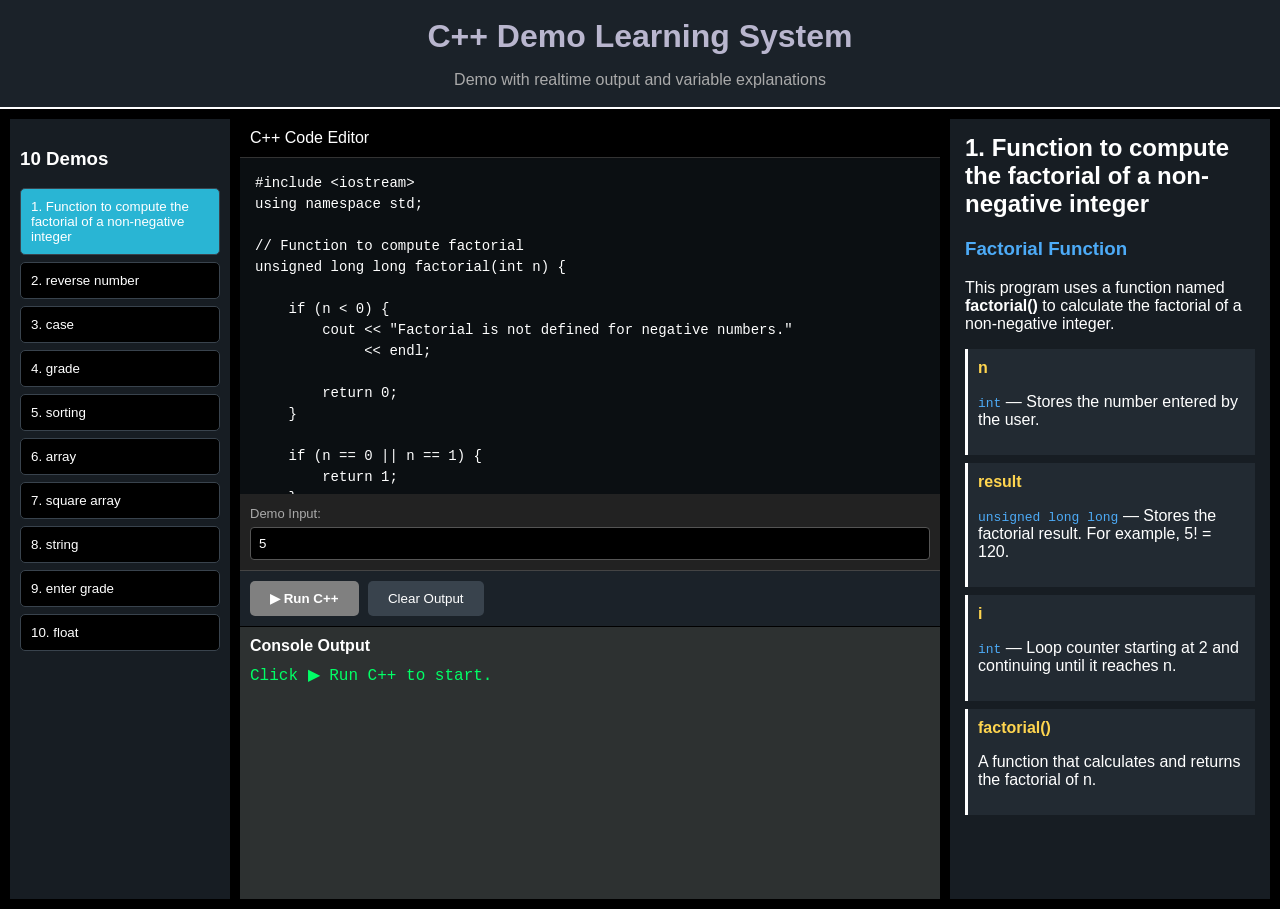
<file: demo.html>
<!DOCTYPE html>
<html lang="en">

<head>
<meta charset="UTF-8">
<meta name="viewport" content="width=device-width, initial-scale=1.0">

<title>C++ Demo</title>

<style>

* {
    box-sizing: border-box;
}

body {
    margin: 0;
    background: #000;
    color: white;
    font-family: Arial, sans-serif;
}

/* HEADER */

header {
    background: #1b2229;
    padding: 18px;
    text-align: center;
    border-bottom: 2px solid white;
}

header h1 {
    margin: 0;
    color: #b9b6ce;
}

header p {
    color: #aaa;
    margin-bottom: 0;
}

/* MAIN CONTAINER */

.container {
    display: grid;
    grid-template-columns: 220px 1fr 320px;
    gap: 10px;
    padding: 10px;
    height: calc(100vh - 100px);
}

/* DEMO MENU */

.demos {
    background: #171d23;
    padding: 10px;
    overflow-y: auto;
}

.demos h3 {
    color: white;
}

.demo-btn {
    width: 100%;
    margin-bottom: 7px;
    padding: 10px;
    background: #000;
    color: white;
    border: 1px solid #39434d;
    border-radius: 5px;
    cursor: pointer;
    text-align: left;
}

.demo-btn:hover {
    background: #29b5d4;
}

.demo-btn.active {
    background: #29b5d4;
}

/* EDITOR */

.editor {
    display: flex;
    flex-direction: column;
    min-width: 0;
}

.editor-title {
    background: #000;
    padding: 10px;
    color: white;
    border-bottom: 1px solid #333;
}

textarea {
    flex: 1;
    width: 100%;
    resize: none;
    border: none;
    outline: none;
    padding: 15px;
    background: #0b0f12;
    color: white;
    font-family: Consolas, monospace;
    font-size: 14px;
    line-height: 1.5;
}

/* BUTTONS */

.buttons {
    background: #1b2229;
    padding: 10px;
}

button {
    font-family: Arial, sans-serif;
}

.run {
    background: gray;
    color: white;
    border: none;
    padding: 10px 20px;
    border-radius: 5px;
    cursor: pointer;
    font-weight: bold;
}

.run:hover {
    background: white;
    color: black;
}

.clear {
    background: #39434d;
    color: white;
    border: none;
    padding: 10px 20px;
    border-radius: 5px;
    cursor: pointer;
    margin-left: 5px;
}

.clear:hover {
    background: #555;
}

/* OUTPUT */

.output-box {
    height: 35%;
    background: #2d3131;
    border-top: 1px solid #000;
    padding: 10px;
    overflow-y: auto;
}

.output-title {
    color: white;
    margin-bottom: 10px;
    font-weight: bold;
}

#output {
    color: #00ff66;
    font-family: Consolas, monospace;
    white-space: pre-wrap;
}

/* EXPLANATION */

.info {
    background: #171d23;
    padding: 15px;
    overflow-y: auto;
}

.info h2 {
    color: white;
    margin-top: 0;
}

.info h3 {
    color: #4dabf7;
}

.variable {
    background: #222a32;
    border-left: 3px solid white;
    padding: 10px;
    margin-bottom: 8px;
}

.variable strong {
    color: #ffd54f;
}

.type {
    color: #4dabf7;
    font-family: monospace;
}

/* INPUT */

.input-area {
    background: #222;
    padding: 10px;
    border-bottom: 1px solid #444;
}

.input-area label {
    color: #aaa;
    font-size: 13px;
}

.input-area input {
    width: 100%;
    margin-top: 5px;
    padding: 8px;
    background: #000;
    border: 1px solid #555;
    color: white;
    border-radius: 4px;
}

/* RESPONSIVE */

@media (max-width: 900px) {

    .container {
        grid-template-columns: 1fr;
        height: auto;
    }

    .demos {
        display: grid;
        grid-template-columns: repeat(2, 1fr);
        gap: 5px;
    }

    .demo-btn {
        margin: 0;
    }

    textarea {
        height: 400px;
    }

    .output-box {
        height: 250px;
    }

}

</style>
</head>


<body>

<header>

    <h1>C++ Demo Learning System</h1>

    <p>
        Demo with realtime output and variable explanations
    </p>

</header>


<div class="container">


<!-- =========================================
     DEMO MENU
========================================= -->

<aside class="demos">

    <h3>10 Demos</h3>

    <button class="demo-btn" onclick="loadDemo(0)">
        1. Function to compute the factorial of a non-negative integer
    </button>

    <button class="demo-btn" onclick="loadDemo(1)">
        2. reverse number
    </button>

    <button class="demo-btn" onclick="loadDemo(2)">
        3. case
    </button>

    <button class="demo-btn" onclick="loadDemo(3)">
        4. grade
    </button>

    <button class="demo-btn" onclick="loadDemo(4)">
        5. sorting
    </button>

    <button class="demo-btn" onclick="loadDemo(5)">
        6. array
    </button>

    <button class="demo-btn" onclick="loadDemo(6)">
        7. square array
    </button>

    <button class="demo-btn" onclick="loadDemo(7)">
        8. string
    </button>

    <button class="demo-btn" onclick="loadDemo(8)">
        9. enter grade
    </button>

    <button class="demo-btn" onclick="loadDemo(9)">
        10. float
    </button>

</aside>


<!-- =========================================
     EDITOR
========================================= -->

<main class="editor">

    <div class="editor-title">
        C++ Code Editor
    </div>

    <textarea id="code"></textarea>


    <!-- INPUT -->

    <div class="input-area">

        <label>
            Demo Input:
        </label>

        <input
            type="text"
            id="userInput"
            value="5"
        >

    </div>


    <div class="buttons">

        <button class="run" onclick="runCode()">
            ▶ Run C++
        </button>

        <button class="clear" onclick="clearOutput()">
            Clear Output
        </button>

    </div>


    <!-- OUTPUT -->

    <div class="output-box">

        <div class="output-title">
            Console Output
        </div>

        <div id="output">
            Select a demo and click Run C++.
        </div>

    </div>

</main>


<!-- =========================================
     EXPLANATION
========================================= -->

<aside class="info">

    <h2 id="infoTitle">
        C++ Explanation
    </h2>

    <div id="explanation">
        Select a demo to see its explanation.
    </div>

</aside>

</div>


<script>

/*
==================================================
10 DEMOS
==================================================
*/

const demos = [

/* =================================================
   1. FACTORIAL
================================================= */

{
    title:
    "1. Function to compute the factorial of a non-negative integer",

    code:
`#include <iostream>
using namespace std;

// Function to compute factorial
unsigned long long factorial(int n) {

    if (n < 0) {
        cout << "Factorial is not defined for negative numbers."
             << endl;

        return 0;
    }

    if (n == 0 || n == 1) {
        return 1;
    }

    unsigned long long result = 1;

    for (int i = 2; i <= n; ++i) {
        result *= i;
    }

    return result;
}

int main() {

    int n;

    cout << "Input n for factorial function: ";
    cin >> n;

    unsigned long long result = factorial(n);

    if (n >= 0) {
        cout << "The factorial of integer "
             << n
             << " is: "
             << result
             << endl;
    }

    return 0;
}`,

    explanation:
`
<h3>Factorial Function</h3>

<p>
This program uses a function named
<b>factorial()</b> to calculate the factorial
of a non-negative integer.
</p>

<div class="variable">
<strong>n</strong>
<p>
<span class="type">int</span> —
Stores the number entered by the user.
</p>
</div>

<div class="variable">
<strong>result</strong>
<p>
<span class="type">unsigned long long</span> —
Stores the factorial result.
For example, 5! = 120.
</p>
</div>

<div class="variable">
<strong>i</strong>
<p>
<span class="type">int</span> —
Loop counter starting at 2 and continuing
until it reaches n.
</p>
</div>

<div class="variable">
<strong>factorial()</strong>
<p>
A function that calculates and returns
the factorial of n.
</p>
</div>
`
},


/* =================================================
   2. REVERSE NUMBER
================================================= */

{
    title: "2. reverse number",

    code:
`#include <iostream>
using namespace std;

int main() {

    int number;
    int reverse = 0;
    int remainder;

    cout << "Enter a number: ";
    cin >> number;

    while (number != 0) {

        remainder = number % 10;

        reverse = reverse * 10 + remainder;

        number = number / 10;
    }

    cout << "Reverse number: "
         << reverse
         << endl;

    return 0;
}`,

    explanation:
`
<h3>Reverse Number</h3>

<p>
This program reverses the digits of an integer.
For example, 12345 becomes 54321.
</p>

<div class="variable">
<strong>number</strong>
<p>
<span class="type">int</span> —
Stores the number entered by the user.
</p>
</div>

<div class="variable">
<strong>reverse</strong>
<p>
<span class="type">int</span> —
Stores the reversed number.
It starts at 0.
</p>
</div>

<div class="variable">
<strong>remainder</strong>
<p>
<span class="type">int</span> —
Stores the last digit of the number
using the modulo operator (%).
</p>
</div>
`
},


/* =================================================
   3. CASE
================================================= */

{
    title: "3. case",

    code:
`#include <iostream>
using namespace std;

int main() {

    int choice;

    cout << "Enter a number from 1 to 3: ";
    cin >> choice;

    switch (choice) {

        case 1:
            cout << "You selected ONE." << endl;
            break;

        case 2:
            cout << "You selected TWO." << endl;
            break;

        case 3:
            cout << "You selected THREE." << endl;
            break;

        default:
            cout << "Invalid choice." << endl;
    }

    return 0;
}`,

    explanation:
`
<h3>Switch Case</h3>

<p>
The switch statement allows the program to
choose different actions based on a value.
</p>

<div class="variable">
<strong>choice</strong>
<p>
<span class="type">int</span> —
Stores the number selected by the user.
</p>
</div>

<div class="variable">
<strong>case</strong>
<p>
Checks a specific value of the choice variable.
</p>
</div>

<div class="variable">
<strong>default</strong>
<p>
Runs when none of the cases match.
</p>
</div>
`
},


/* =================================================
   4. GRADE
================================================= */

{
    title: "4. grade",

    code:
`#include <iostream>
using namespace std;

int main() {

    int score;

    cout << "Enter score: ";
    cin >> score;

    if (score >= 90) {
        cout << "Grade: A" << endl;
    }
    else if (score >= 80) {
        cout << "Grade: B" << endl;
    }
    else if (score >= 70) {
        cout << "Grade: C" << endl;
    }
    else if (score >= 60) {
        cout << "Grade: D" << endl;
    }
    else {
        cout << "Grade: F" << endl;
    }

    return 0;
}`,

    explanation:
`
<h3>Grade</h3>

<p>
This program determines a letter grade
based on a student's score.
</p>

<div class="variable">
<strong>score</strong>
<p>
<span class="type">int</span> —
Stores the student's numerical score.
</p>
</div>

<div class="variable">
<strong>if</strong>
<p>
Checks whether the score meets a condition.
</p>
</div>

<div class="variable">
<strong>else if</strong>
<p>
Checks another condition when the previous
condition was false.
</p>
</div>

<div class="variable">
<strong>else</strong>
<p>
Runs when all previous conditions are false.
</p>
</div>
`
},


/* =================================================
   5. SORTING
================================================= */

{
    title: "5. sorting",

    code:
`#include <iostream>
using namespace std;

int main() {

    int numbers[5] = {5, 2, 8, 1, 3};
    int temp;

    for (int i = 0; i < 5; i++) {

        for (int j = i + 1; j < 5; j++) {

            if (numbers[i] > numbers[j]) {

                temp = numbers[i];

                numbers[i] = numbers[j];

                numbers[j] = temp;
            }
        }
    }

    cout << "Sorted numbers: ";

    for (int i = 0; i < 5; i++) {
        cout << numbers[i] << " ";
    }

    return 0;
}`,

    explanation:
`
<h3>Sorting</h3>

<p>
This program sorts five integers from smallest
to largest.
</p>

<div class="variable">
<strong>numbers</strong>
<p>
<span class="type">int[5]</span> —
An array containing five numbers.
</p>
</div>

<div class="variable">
<strong>temp</strong>
<p>
<span class="type">int</span> —
Temporary variable used when swapping
two numbers.
</p>
</div>

<div class="variable">
<strong>i</strong>
<p>
<span class="type">int</span> —
Outer loop counter.
</p>
</div>

<div class="variable">
<strong>j</strong>
<p>
<span class="type">int</span> —
Inner loop counter used to compare values.
</p>
</div>
`
},


/* =================================================
   6. ARRAY
================================================= */

{
    title: "6. array",

    code:
`#include <iostream>
using namespace std;

int main() {

    int numbers[5] = {
        10, 20, 30, 40, 50
    };

    cout << "Array values:" << endl;

    for (int i = 0; i < 5; i++) {
        cout << numbers[i] << endl;
    }

    return 0;
}`,

    explanation:
`
<h3>Array</h3>

<p>
An array stores multiple values under
one variable name.
</p>

<div class="variable">
<strong>numbers</strong>
<p>
<span class="type">int[5]</span> —
Stores five integer values:
10, 20, 30, 40, and 50.
</p>
</div>

<div class="variable">
<strong>i</strong>
<p>
<span class="type">int</span> —
Used as the array index.
It starts at 0.
</p>
</div>

<div class="variable">
<strong>numbers[0]</strong>
<p>
First array element: 10.
</p>
</div>

<div class="variable">
<strong>numbers[4]</strong>
<p>
Last array element: 50.
</p>
</div>
`
},


/* =================================================
   7. SQUARE ARRAY
================================================= */

{
    title: "7. square array",

    code:
`#include <iostream>
using namespace std;

int main() {

    int numbers[5] = {
        1, 2, 3, 4, 5
    };

    int square;

    cout << "Square values:" << endl;

    for (int i = 0; i < 5; i++) {

        square = numbers[i] * numbers[i];

        cout << square << endl;
    }

    return 0;
}`,

    explanation:
`
<h3>Square Array</h3>

<p>
This program calculates the square of every
number in an array.
</p>

<div class="variable">
<strong>numbers</strong>
<p>
<span class="type">int[5]</span> —
Contains the numbers 1, 2, 3, 4, and 5.
</p>
</div>

<div class="variable">
<strong>square</strong>
<p>
<span class="type">int</span> —
Stores the square of the current number.
</p>
</div>

<div class="variable">
<strong>i</strong>
<p>
<span class="type">int</span> —
Array index and loop counter.
</p>
</div>
`
},


/* =================================================
   8. STRING
================================================= */

{
    title: "8. string",

    code:
`#include <iostream>
#include <string>
using namespace std;

int main() {

    string name;

    cout << "Enter your name: ";
    cin >> name;

    cout << "Hello, " << name << "!" << endl;

    return 0;
}`,

    explanation:
`
<h3>String</h3>

<p>
This program accepts text from the user
and displays it.
</p>

<div class="variable">
<strong>name</strong>
<p>
<span class="type">string</span> —
Stores text entered by the user.
</p>
</div>

<div class="variable">
<strong>string</strong>
<p>
A C++ data type used for storing text.
</p>
</div>

<div class="variable">
<strong>cout</strong>
<p>
Displays the text in the console.
</p>
</div>
`
},


/* =================================================
   9. ENTER GRADE
================================================= */

{
    title: "9. enter grade",

    code:
`#include <iostream>
using namespace std;

int main() {

    char grade;

    cout << "Enter grade (A, B, C, D, F): ";
    cin >> grade;

    switch (grade) {

        case 'A':
        case 'a':
            cout << "Excellent!" << endl;
            break;

        case 'B':
        case 'b':
            cout << "Very Good!" << endl;
            break;

        case 'C':
        case 'c':
            cout << "Good!" << endl;
            break;

        case 'D':
        case 'd':
            cout << "Needs Improvement." << endl;
            break;

        case 'F':
        case 'f':
            cout << "Failed." << endl;
            break;

        default:
            cout << "Invalid grade." << endl;
    }

    return 0;
}`,

    explanation:
`
<h3>Enter Grade</h3>

<p>
The program accepts a letter grade and
displays an appropriate message.
</p>

<div class="variable">
<strong>grade</strong>
<p>
<span class="type">char</span> —
Stores one character such as A, B, C, D, or F.
</p>
</div>

<div class="variable">
<strong>case</strong>
<p>
Checks the value of grade against a specific
letter.
</p>
</div>

<div class="variable">
<strong>default</strong>
<p>
Displays "Invalid grade" if the entered
character does not match a valid grade.
</p>
</div>
`
},


/* =================================================
   10. FLOAT
================================================= */

{
    title: "10. float",

    code:
`#include <iostream>
using namespace std;

int main() {

    float price = 99.50f;
    float quantity = 3.0f;
    float total;

    total = price * quantity;

    cout << "Price: " << price << endl;
    cout << "Quantity: " << quantity << endl;
    cout << "Total: " << total << endl;

    return 0;
}`,

    explanation:
`
<h3>Float</h3>

<p>
This program demonstrates how to use decimal
numbers with the float data type.
</p>

<div class="variable">
<strong>price</strong>
<p>
<span class="type">float</span> —
Stores the price of one item.
Value: 99.50.
</p>
</div>

<div class="variable">
<strong>quantity</strong>
<p>
<span class="type">float</span> —
Stores the number of items.
Value: 3.
</p>
</div>

<div class="variable">
<strong>total</strong>
<p>
<span class="type">float</span> —
Stores price multiplied by quantity.
99.50 × 3 = 298.50.
</p>
</div>
`

}

];


/*
==================================================
CURRENT DEMO
==================================================
*/

let currentDemo = 0;


/*
==================================================
LOAD DEMO
==================================================
*/

function loadDemo(index) {

    currentDemo = index;

    const demo = demos[index];

    document.getElementById("code").value =
        demo.code;

    document.getElementById("infoTitle").textContent =
        demo.title;

    document.getElementById("explanation").innerHTML =
        demo.explanation;

    document.getElementById("output").textContent =
        "Click ▶ Run C++ to start.";

    /*
    Highlight selected button
    */

    const buttons =
        document.querySelectorAll(".demo-btn");

    buttons.forEach(function(button) {
        button.classList.remove("active");
    });

    buttons[index].classList.add("active");

}


/*
==================================================
RUN CODE
==================================================
*/

function runCode() {

    const demo = demos[currentDemo];

    const output =
        document.getElementById("output");

    const input =
        document.getElementById("userInput").value.trim();


    output.textContent =
        "Compiling C++...\n";


    setTimeout(function() {

        output.textContent =
            "Program started...\n\n";

        runDemo(currentDemo, input);

    }, 500);

}


/*
==================================================
RUN SELECTED DEMO
==================================================
*/

function runDemo(index, input) {

    const output =
        document.getElementById("output");


    /*
    ==============================================
    1. FACTORIAL
    ==============================================
    */

    if (index === 0) {

        let n = parseInt(input);

        if (isNaN(n)) {
            n = 5;
        }

        if (n < 0) {

            realtimeOutput([
                "Input n for factorial function: " + n,
                "Factorial is not defined for negative numbers."
            ]);

            return;
        }

        let result = 1;

        for (let i = 2; i <= n; i++) {
            result *= i;
        }

        realtimeOutput([
            "Input n for factorial function: " + n,
            "The factorial of integer " +
            n +
            " is: " +
            result
        ]);

        return;
    }


    /*
    ==============================================
    2. REVERSE NUMBER
    ==============================================
    */

    if (index === 1) {

        let number = parseInt(input);

        if (isNaN(number)) {
            number = 12345;
        }

        let original = number;
        let reverse = 0;

        while (number !== 0) {

            let remainder = number % 10;

            reverse =
                reverse * 10 + remainder;

            number =
                Math.trunc(number / 10);
        }

        realtimeOutput([
            "Enter a number: " + original,
            "Reverse number: " + reverse
        ]);

        return;
    }


    /*
    ==============================================
    3. CASE
    ==============================================
    */

    if (index === 2) {

        let choice = parseInt(input);

        if (isNaN(choice)) {
            choice = 1;
        }

        let message;

        switch (choice) {

            case 1:
                message = "You selected ONE.";
                break;

            case 2:
                message = "You selected TWO.";
                break;

            case 3:
                message = "You selected THREE.";
                break;

            default:
                message = "Invalid choice.";
        }

        realtimeOutput([
            "Enter a number from 1 to 3: " + choice,
            message
        ]);

        return;
    }


    /*
    ==============================================
    4. GRADE
    ==============================================
    */

    if (index === 3) {

        let score = parseInt(input);

        if (isNaN(score)) {
            score = 85;
        }

        let grade;

        if (score >= 90) {
            grade = "A";
        }
        else if (score >= 80) {
            grade = "B";
        }
        else if (score >= 70) {
            grade = "C";
        }
        else if (score >= 60) {
            grade = "D";
        }
        else {
            grade = "F";
        }

        realtimeOutput([
            "Enter score: " + score,
            "Grade: " + grade
        ]);

        return;
    }


    /*
    ==============================================
    5. SORTING
    ==============================================
    */

    if (index === 4) {

        let numbers =
            [5, 2, 8, 1, 3];

        numbers.sort(function(a, b) {
            return a - b;
        });

        realtimeOutput([
            "Original numbers: 5 2 8 1 3",
            "Sorted numbers: " +
            numbers.join(" ")
        ]);

        return;
    }


    /*
    ==============================================
    6. ARRAY
    ==============================================
    */

    if (index === 5) {

        let numbers =
            [10, 20, 30, 40, 50];

        let lines =
            ["Array values:"];

        numbers.forEach(function(number) {
            lines.push(String(number));
        });

        realtimeOutput(lines);

        return;
    }


    /*
    ==============================================
    7. SQUARE ARRAY
    ==============================================
    */

    if (index === 6) {

        let numbers =
            [1, 2, 3, 4, 5];

        let lines =
            ["Square values:"];

        numbers.forEach(function(number) {

            let square =
                number * number;

            lines.push(
                number + "² = " + square
            );

        });

        realtimeOutput(lines);

        return;
    }


    /*
    ==============================================
    8. STRING
    ==============================================
    */

    if (index === 7) {

        let name = input;

        if (name === "") {
            name = "Student";
        }

        realtimeOutput([
            "Enter your name: " + name,
            "Hello, " + name + "!"
        ]);

        return;
    }


    /*
    ==============================================
    9. ENTER GRADE
    ==============================================
    */

    if (index === 8) {

        let grade =
            input.toUpperCase();

        if (grade === "") {
            grade = "A";
        }

        let message;

        switch (grade) {

            case "A":
                message = "Excellent!";
                break;

            case "B":
                message = "Very Good!";
                break;

            case "C":
                message = "Good!";
                break;

            case "D":
                message = "Needs Improvement.";
                break;

            case "F":
                message = "Failed.";
                break;

            default:
                message = "Invalid grade.";
        }

        realtimeOutput([
            "Enter grade: " + grade,
            message
        ]);

        return;
    }


    /*
    ==============================================
    10. FLOAT
    ==============================================
    */

    if (index === 9) {

        let price = 99.50;
        let quantity = 3.0;

        let total =
            price * quantity;

        realtimeOutput([
            "Price: " +
            price.toFixed(2),

            "Quantity: " +
            quantity.toFixed(1),

            "Total: " +
            total.toFixed(2)
        ]);

        return;
    }

}


/*
==================================================
REALTIME OUTPUT
==================================================
*/

function realtimeOutput(lines) {

    const output =
        document.getElementById("output");

    output.textContent =
        "";

    lines.forEach(function(line, index) {

        setTimeout(function() {

            output.textContent +=
                line + "\n";

        }, index * 600);

    });

    setTimeout(function() {

        output.textContent +=
            "\n--- Program finished ---";

    }, lines.length * 600 + 200);

}


/*
==================================================
CLEAR OUTPUT
==================================================
*/

function clearOutput() {

    document.getElementById("output")
        .textContent = "";

}


/*
==================================================
LOAD FIRST DEMO
==================================================
*/

loadDemo(0);

</script>

</body>
</html>
</file>
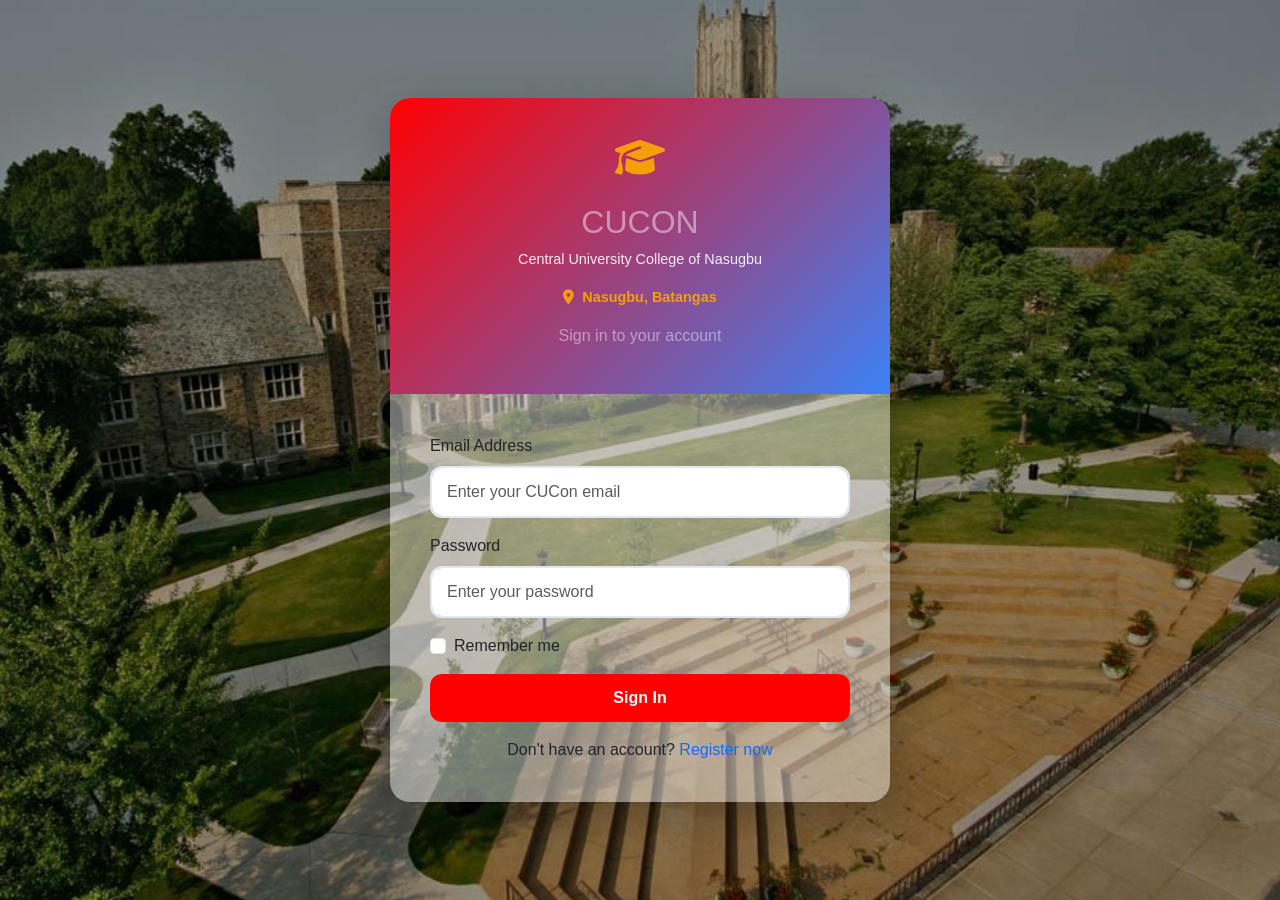
<file: system.html>
<!DOCTYPE html>
<html lang="en">
<head>
    <meta charset="UTF-8">
    <meta name="viewport" content="width=device-width, initial-scale=1.0">
    <title>CUCon - Central University College of Nasugbu</title>
    <link href="https://cdn.jsdelivr.net/npm/bootstrap@5.3.0/dist/css/bootstrap.min.css" rel="stylesheet">
    <link rel="stylesheet" href="https://cdnjs.cloudflare.com/ajax/libs/font-awesome/6.4.0/css/all.min.css">
    <style>
        :root {
            --primary-color: red; /* Deep blue - CUCon colors */
            --secondary-color: #3b82f6; /* Blue */
            --accent-color: #f59e0b; /* Gold/amber */
            --success-color: #10b981; /* Green */
            --warning-color: #f59e0b; /* Amber */
            --danger-color: #ef4444; /* Red */
            --dark-color: #1e293b; /* Dark blue-gray */
            --light-color: #f8fafc; /* Light blue-gray */
        }
        
        body {
            font-family: 'Segoe UI', Tahoma, Geneva, Verdana, sans-serif;
            background-color: #f1f5f98d;
            min-height: 100vh;
        }
        
        .auth-container {
            background-image: url(school.jpg);
            min-height: 100vh;
            display: flex;
            align-items: center;
            justify-content: center;
            background-image: url('school.jpg');
            background-size: cover;      
            background-position: center;  
            background-repeat: no-repeat; 
            width: 100vw;                 
            height: 100vh;               
}
        .auth-container::before {
            content: "";
            position: fixed;
            top: 0; left: 0; right: 0; bottom: 0;
            background: rgba(0, 0, 0, 0.4); 
            z-index: 0;
}
        .auth-container > * { 
            position: relative;
            z-index: 1; 
}
        
        .auth-card {
            background: rgba(255, 255, 255, 0.441);
            border-radius: 20px;
            box-shadow: 0 15px 50px rgba(0,0,0,0.3);
            overflow: hidden;
            max-width: 500px;
            width: 100%;
        }
        
        .auth-header {
            background: linear-gradient(135deg, var(--primary-color), var(--secondary-color));
            color: rgba(255, 255, 255, 0.453);
            padding: 30px;
            text-align: center;
            position: relative;
        }
        
        .cucon-logo {
            font-size: 2.5rem;
            margin-bottom: 15px;
            color: var(--accent-color);
        }
        
        .auth-body {
            padding: 40px;
        }
        
        .form-control {
            border-radius: 12px;
            padding: 12px 15px;
            border: 2px solid #e2e8f0;
            transition: all 0.3s ease;
        }
        
        .form-control:focus {
            border-color: var(--secondary-color);
            box-shadow: 0 0 0 3px rgba(59, 130, 246, 0.1);
        }
        
        .btn-primary {
            background: var(--primary-color);
            border: none;
            padding: 12px 20px;
            border-radius: 12px;
            font-weight: 600;
            transition: all 0.3s ease;
        }
        
        .btn-primary:hover {
            background: var(--secondary-color);
            transform: translateY(-2px);
        }
        
        .btn-outline-primary {
            border: 2px solid var(--primary-color);
            color: var(--primary-color);
            padding: 12px 20px;
            border-radius: 12px;
            font-weight: 600;
            transition: all 0.3s ease;
        }
        
        .btn-outline-primary:hover {
            background: var(--primary-color);
            color: white;
        }
        
        .sidebar {
            background: linear-gradient(180deg, var(--primary-color), var(--secondary-color));
            min-height: 100vh;
            position: fixed;
            top: 0;
            left: 0;
            width: 250px;
            z-index: 1000;
            box-shadow: 3px 0 10px rgba(0,0,0,0.1);
        }
        
        .sidebar .nav-link {
            color: rgba(255,255,255,0.8);
            padding: 12px 20px;
            margin: 5px 10px;
            border-radius: 8px;
            transition: all 0.3s ease;
        }
        
        .sidebar .nav-link:hover, .sidebar .nav-link.active {
            color: white;
            background-color: rgba(255,255,255,0.1);
            transform: translateX(5px);
        }
        
        .sidebar .nav-link i {
            margin-right: 10px;
            width: 20px;
            text-align: center;
        }
        
        .main-content {
            margin-left: 250px;
            padding: 20px;
        }
        
        .header {
            background: white;
            padding: 15px 20px;
            border-radius: 10px;
            box-shadow: 0 2px 10px rgba(0,0,0,0.1);
            margin-bottom: 20px;
            display: flex;
            justify-content: space-between;
            align-items: center;
        }
        
        .cucon-header {
            display: flex;
            align-items: center;
            gap: 15px;
        }
        
        .cucon-header-icon {
            background: linear-gradient(135deg, var(--primary-color), var(--secondary-color));
            color: white;
            width: 40px;
            height: 40px;
            border-radius: 50%;
            display: flex;
            align-items: center;
            justify-content: center;
            font-size: 1.2rem;
        }
        
        .card {
            border: none;
            border-radius: 15px;
            box-shadow: 0 4px 15px rgba(0,0,0,0.1);
            margin-bottom: 20px;
            transition: transform 0.3s ease;
        }
        
        .card:hover {
            transform: translateY(-5px);
        }
        
        .card-header {
            background: linear-gradient(135deg, var(--primary-color), var(--secondary-color));
            color: white;
            border-radius: 15px 15px 0 0 !important;
            padding: 15px 20px;
        }
        
        .teacher-card {
            display: flex;
            margin-bottom: 20px;
            border-radius: 15px;
            overflow: hidden;
            box-shadow: 0 4px 15px rgba(0,0,0,0.1);
            border-left: 4px solid var(--primary-color);
        }
        
        .teacher-avatar {
            width: 120px;
            background: linear-gradient(135deg, var(--primary-color), var(--secondary-color));
            display: flex;
            align-items: center;
            justify-content: center;
            color: white;
            font-size: 2rem;
            font-weight: bold;
        }
        
        .teacher-info {
            flex: 1;
            padding: 20px;
        }
        
        .teacher-name {
            font-size: 1.3rem;
            font-weight: bold;
            color: var(--dark-color);
            margin-bottom: 5px;
        }
        
        .teacher-subject {
            color: var(--secondary-color);
            font-weight: 600;
            margin-bottom: 10px;
        }
        
        .teacher-details {
            font-size: 0.9rem;
            color: #64748b;
            margin-bottom: 15px;
            line-height: 1.5;
        }
        
        .teacher-contact {
            display: flex;
            gap: 15px;
            margin-top: 10px;
        }
        
        .contact-item {
            display: flex;
            align-items: center;
            gap: 5px;
            font-size: 0.85rem;
            color: #64748b;
        }
        
        .action-btn {
            padding: 6px 12px;
            margin: 2px;
            border-radius: 6px;
            font-size: 0.8rem;
            border: none;
            cursor: pointer;
            transition: all 0.2s ease;
        }
        
        .btn-edit {
            background: var(--warning-color);
            color: white;
        }
        
        .btn-edit:hover {
            background: #d97706;
        }
        
        .btn-delete {
            background: var(--danger-color);
            color: white;
        }
        
        .btn-delete:hover {
            background: #dc2626;
        }
        
        .status-badge {
            padding: 4px 10px;
            border-radius: 12px;
            font-size: 0.8rem;
            font-weight: 600;
        }
        
        .status-active {
            background: #dcfce7;
            color: #166534;
        }
        
        .status-inactive {
            background: #fee2e2;
            color: #991b1b;
        }
        
        .status-on-leave {
            background: #ffedd5;
            color: #9a3412;
        }
        
        .logout-btn {
            background: var(--danger-color);
            border: none;
            padding: 8px 16px;
            border-radius: 8px;
            color: white;
            cursor: pointer;
            transition: background 0.3s ease;
        }
        
        .logout-btn:hover {
            background: #dc2626;
        }
        
        .hidden {
            display: none !important;
        }
        
        .dashboard-grid {
            display: grid;
            grid-template-columns: repeat(auto-fit, minmax(200px, 1fr));
            gap: 20px;
            margin-bottom: 30px;
        }
        
        .stat-card {
            background: white;
            padding: 20px;
            border-radius: 15px;
            text-align: center;
            box-shadow: 0 4px 15px rgba(0,0,0,0.1);
            border-top: 4px solid var(--primary-color);
        }
        
        .stat-number {
            font-size: 2rem;
            font-weight: bold;
            color: var(--primary-color);
            margin: 10px 0;
        }
        
        .stat-title {
            color: #64748b;
            font-size: 0.9rem;
        }
        
        .nasugbu-location {
            font-size: 0.9rem;
            color: var(--accent-color);
            font-weight: 600;
        }
        
        .cucon-full-name {
            font-size: 0.9rem;
            color: rgba(255,255,255,0.9);
            margin-top: 5px;
        }
    </style>
</head>
<body>
    
    <div id="auth-container" class="auth-container">
    
        <div id="login-form" class="auth-card">
            <div class="auth-header">
                <div class="cucon-logo">
                    <i class="fas fa-graduation-cap"></i>
                </div>
                <h2>CUCON</h2>
                <p class="cucon-full-name">Central University College of Nasugbu</p>
                <p class="nasugbu-location"><i class="fas fa-map-marker-alt me-1"></i> Nasugbu, Batangas</p>
                <p class="mt-2">Sign in to your account</p>
            </div>
            <div class="auth-body">
                <form id="loginForm">
                    <div class="mb-3">
                        <label for="loginEmail" class="form-label">Email Address</label>
                        <input type="email" class="form-control" id="loginEmail" placeholder="Enter your CUCon email" required>
                    </div>
                    <div class="mb-3">
                        <label for="loginPassword" class="form-label">Password</label>
                        <input type="password" class="form-control" id="loginPassword" placeholder="Enter your password" required>
                    </div>
                    <div class="mb-3 form-check">
                        <input type="checkbox" class="form-check-input" id="rememberMe">
                        <label class="form-check-label" for="rememberMe">Remember me</label>
                    </div>
                    <button type="submit" class="btn btn-primary w-100 mb-3">Sign In</button>
                    <div class="text-center">
                        <p class="mb-0">Don't have an account? <a href="#" id="showRegister" class="text-decoration-none">Register now</a></p>
                    </div>
                </form>
            </div>
        </div>

        
        <div id="register-form" class="auth-card hidden">
            <div class="auth-header">
                <div class="cucon-logo">
                    <i class="fas fa-user-plus"></i>
                </div>
                <h2>Create Account</h2>
                <p class="cucon-full-name">Central University College of Nasugbu</p>
                <p class="nasugbu-location"><i class="fas fa-map-marker-alt me-1"></i> Nasugbu, Batangas</p>
                <p class="mt-2">Register for CUCon Portal</p>
            </div>
            <div class="auth-body">
                <form id="registerForm">
                    <div class="row">
                        <div class="col-md-6 mb-3">
                            <label for="firstName" class="form-label">First Name</label>
                            <input type="text" class="form-control" id="firstName" placeholder="First Name" required>
                        </div>
                        <div class="col-md-6 mb-3">
                            <label for="lastName" class="form-label">Last Name</label>
                            <input type="text" class="form-control" id="lastName" placeholder="Last Name" required>
                        </div>
                    </div>
                    <div class="mb-3">
                        <label for="registerEmail" class="form-label">CUCon Email Address</label>
                        <input type="email" class="form-control" id="registerEmail" placeholder="name@cucon.edu.ph" required>
                    </div>
                    <div class="mb-3">
                        <label for="registerPassword" class="form-label">Password</label>
                        <input type="password" class="form-control" id="registerPassword" placeholder="Create password" required>
                    </div>
                    <div class="mb-3">
                        <label for="confirmPassword" class="form-label">Confirm Password</label>
                        <input type="password" class="form-control" id="confirmPassword" placeholder="Confirm password" required>
                    </div>
                    <div class="mb-3">
                        <label for="userRole" class="form-label">Role</label>
                        <select class="form-select" id="userRole" required>
                            <option value="">Select Your Role</option>
                            <option value="admin">Administrator</option>
                            <option value="faculty">Faculty Member</option>
                            <option value="student">Student</option>
                            <option value="staff">Staff Member</option>
                            <option value="parent">Parent/Guardian</option>
                            <option value="teacher">teacher</option>
                        </select>
                    </div>
                    <button type="submit" class="btn btn-primary w-100 mb-3">Create Account</button>
                    <div class="text-center">
                        <p class="mb-0">Already have an account? <a href="#" id="showLogin" class="text-decoration-none">Sign in</a></p>
                    </div>
                </form>
            </div>
        </div>
    </div>

    <!-- Main Dashboard (Hidden initially) -->
    <div id="dashboard" class="hidden">
        <!-- Sidebar -->
        <div class="sidebar">
            <div class="p-4 text-white text-center">
                <div class="cucon-logo mb-2">
                    <i class="fas fa-graduation-cap"></i>
                </div>
                <h5 class="mb-1">CUCON</h5>
                <p class="cucon-full-name mb-0">Central University College</p>
                <p class="nasugbu-location mb-0">Nasugbu, Batangas</p>
            </div>
            <ul class="nav flex-column mt-3">
                <li class="nav-item">
                    <a class="nav-link active" href="#dashboard-content" data-tab="dashboard-content">
                        <i class="fas fa-tachometer-alt"></i> Dashboard
                    </a>
                </li>
                <li class="nav-item">
                    <a class="nav-link" href="#faculty" data-tab="faculty">
                        <i class="fas fa-chalkboard-teacher"></i> Faculty Management
                    </a>
                </li>
                <li class="nav-item">
                    <a class="nav-link" href="#students" data-tab="students">
                        <i class="fas fa-user-graduate"></i> Student Management
                    </a>
                </li>
                <li class="nav-item">
                    <a class="nav-link" href="#courses" data-tab="courses">
                        <i class="fas fa-book"></i> Courses & Programs
                    </a>
                </li>
                <li class="nav-item">
                    <a class="nav-link" href="#attendance" data-tab="attendance">
                        <i class="fas fa-calendar-check"></i> Attendance Tracking
                    </a>
                </li>
                <li class="nav-item">
                    <a class="nav-link" href="#fees" data-tab="fees">
                        <i class="fas fa-money-bill-wave"></i> Fee Management
                    </a>
                </li>
                <li class="nav-item">
                    <a class="nav-link" href="#exams" data-tab="exams">
                        <i class="fas fa-file-alt"></i> Exams & Grades
                    </a>
                </li>
                <li class="nav-item">
                    <a class="nav-link" href="#reports" data-tab="reports">
                        <i class="fas fa-chart-bar"></i> Reports & Analytics
                    </a>
                </li>
            </ul>
        </div>

        <!-- Main Content -->
        <div class="main-content">
            <!-- Header -->
            <div class="header">
                <div class="cucon-header">
                    <div class="cucon-header-icon">
                        <i class="fas fa-graduation-cap"></i>
                    </div>
                    <div>
                        <h2 id="page-title">Dashboard</h2>
                        <p class="mb-0 nasugbu-location">Central University College of Nasugbu</p>
                    </div>
                </div>
                <div class="d-flex align-items-center">
                    <span id="user-name" class="me-3">Admin User</span>
                    <button id="logout-btn" class="logout-btn">
                        <i class="fas fa-sign-out-alt me-1"></i> Logout
                    </button>
                </div>
            </div>

            <!-- Dashboard Content -->
            <div id="dashboard-content" class="tab-content active">
                <div class="dashboard-grid">
                    <div class="stat-card">
                        <i class="fas fa-chalkboard-teacher fa-2x text-primary"></i>
                        <div class="stat-number" id="total-faculty">42</div>
                        <div class="stat-title">Total Faculty Members</div>
                    </div>
                    <div class="stat-card">
                        <i class="fas fa-user-graduate fa-2x text-success"></i>
                        <div class="stat-number" id="total-students">2,847</div>
                        <div class="stat-title">Total Students</div>
                    </div>
                    <div class="stat-card">
                        <i class="fas fa-book fa-2x text-warning"></i>
                        <div class="stat-number" id="total-courses">18</div>
                        <div class="stat-title">Academic Programs</div>
                    </div>
                    <div class="stat-card">
                        <i class="fas fa-calendar-check fa-2x text-info"></i>
                        <div class="stat-number">96%</div>
                        <div class="stat-title">Avg Attendance Rate</div>
                    </div>
                </div>

                <div class="row">
                    <div class="col-md-8">
                        <div class="card">
                            <div class="card-header">
                                <h5>Recent Faculty Activity</h5>
                            </div>
                            <div class="card-body">
                                <div class="activity-list">
                                    <div class="d-flex mb-3">
                                        <div class="me-3">
                                            <i class="fas fa-user-plus text-success"></i>
                                        </div>
                                        <div>
                                            <strong>Dr. Maria Santos</strong> joined as Professor of Mathematics
                                            <div class="text-muted small">2 hours ago</div>
                                        </div>
                                    </div>
                                    <div class="d-flex mb-3">
                                        <div class="me-3">
                                            <i class="fas fa-edit text-primary"></i>
                                        </div>
                                        <div>
                                            <strong>Prof. Juan Dela Cruz</strong> updated grade records for BS Computer Science
                                            <div class="text-muted small">4 hours ago</div>
                                        </div>
                                    </div>
                                    <div class="d-flex mb-3">
                                        <div class="me-3">
                                            <i class="fas fa-calendar-check text-warning"></i>
                                        </div>
                                        <div>
                                            <strong>Ms. Ana Reyes</strong> marked attendance for BA Psychology
                                            <div class="text-muted small">6 hours ago</div>
                                        </div>
                                    </div>
                                    <div class="d-flex">
                                        <div class="me-3">
                                            <i class="fas fa-money-bill-wave text-danger"></i>
                                        </div>
                                        <div>
                                            <strong>Fee Payment</strong> received from Student ID: 2024-00156
                                            <div class="text-muted small">8 hours ago</div>
                                        </div>
                                    </div>
                                </div>
                            </div>
                        </div>
                    </div>
                    <div class="col-md-4">
                        <div class="card">
                            <div class="card-header">
                                <h5>Faculty Distribution</h5>
                            </div>
                            <div class="card-body">
                                <div class="text-center mb-3">
                                    <div class="stat-number">15</div>
                                    <div class="stat-title">College of Arts & Sciences</div>
                                </div>
                                <div class="text-center mb-3">
                                    <div class="stat-number">12</div>
                                    <div class="stat-title">College of Business & Accountancy</div>
                                </div>
                                <div class="text-center mb-3">
                                    <div class="stat-number">8</div>
                                    <div class="stat-title">College of Computer Studies</div>
                                </div>
                                <div class="text-center">
                                    <div class="stat-number">7</div>
                                    <div class="stat-title">College of Education</div>
                                </div>
                            </div>
                        </div>
                    </div>
                </div>
            </div>

            <!-- Faculty Management -->
            <div id="faculty" class="tab-content hidden">
                <div class="d-flex justify-content-between mb-3">
                    <h3>Faculty Management</h3>
                    <button class="btn btn-primary" data-bs-toggle="modal" data-bs-target="#facultyModal">
                        <i class="fas fa-plus"></i> Add Faculty Member
                    </button>
                </div>
                <div id="faculty-list">
                    <!-- Faculty cards will be populated here -->
                </div>
            </div>

           <!-- Student Management -->
<div id="students" class="tab-content hidden">
    <h3>Student Management</h3>
    <form id="studentForm" class="mb-3">
        <div class="row g-3">
            <div class="col-md-4">
                <input type="text" id="studentFirstName" class="form-control" placeholder="First Name" required>
            </div>
            <div class="col-md-4">
                <input type="text" id="studentLastName" class="form-control" placeholder="Last Name" required>
            </div>
            <div class="col-md-4">
                <input type="email" id="studentEmail" class="form-control" placeholder="Email" required>
            </div>
        </div>
        <button type="submit" class="btn btn-primary mt-3">Add Student</button>
    </form>
    <table class="table table-striped">
        <thead>
            <tr><th>ID</th><th>Name</th><th>Email</th></tr>
        </thead>
        <tbody id="studentsTableBody"></tbody>
    </table>
</div>

<!-- Courses & Programs -->
<div id="courses" class="tab-content hidden">
    <h3>Courses & Programs</h3>
    <form id="courseForm" class="mb-3">
        <div class="row g-3">
            <div class="col-md-4">
                <input type="text" id="courseCode" class="form-control" placeholder="Course Code" required>
            </div>
            <div class="col-md-4">
                <input type="text" id="courseName" class="form-control" placeholder="Course Name" required>
            </div>
            <div class="col-md-4">
                <input type="number" id="courseCredits" class="form-control" placeholder="Credits" min="1" max="10" required>
            </div>
        </div>
        <button type="submit" class="btn btn-primary mt-3">Add Course</button>
    </form>
    <table class="table table-striped">
        <thead>
            <tr><th>Code</th><th>Name</th><th>Credits</th></tr>
        </thead>
        <tbody id="coursesTableBody"></tbody>
    </table>
</div>

<!-- Attendance Tracking -->
<div id="attendance" class="tab-content hidden">
    <h3>Attendance Tracking</h3>
    <form id="attendanceForm" class="mb-3">
        <div class="row g-3">
            <div class="col-md-4">
                <input type="text" id="attendanceStudent" class="form-control" placeholder="Student Name" required>
            </div>
            <div class="col-md-4">
                <input type="date" id="attendanceDate" class="form-control" required>
            </div>
            <div class="col-md-4">
                <select id="attendanceStatus" class="form-select" required>
                    <option value="">Select Status</option>
                    <option value="Present">Present</option>
                    <option value="Absent">Absent</option>
                    <option value="Late">Late</option>
                    <option value="Excused">Excused</option>
                </select>
            </div>
        </div>
        <button type="submit" class="btn btn-primary mt-3">Add Attendance</button>
    </form>
    <table class="table table-striped">
        <thead>
            <tr><th>Student</th><th>Date</th><th>Status</th></tr>
        </thead>
        <tbody id="attendanceTableBody"></tbody>
    </table>
</div>

<!-- Fee Management -->
<div id="fees" class="tab-content hidden">
    <h3>Fee Management</h3>
    <form id="feeForm" class="mb-3">
        <div class="row g-3">
            <div class="col-md-4">
                <input type="text" id="feeStudent" class="form-control" placeholder="Student Name" required>
            </div>
            <div class="col-md-4">
                <input type="number" id="feeAmount" class="form-control" placeholder="Amount" min="0" step="0.01" required>
            </div>
            <div class="col-md-4">
                <input type="date" id="feeDueDate" class="form-control" required>
            </div>
        </div>
        <button type="submit" class="btn btn-primary mt-3">Add Fee Record</button>
    </form>
    <table class="table table-striped">
        <thead>
            <tr><th>Student</th><th>Amount</th><th>Due Date</th></tr>
        </thead>
        <tbody id="feesTableBody"></tbody>
    </table>
</div>

<!-- Exams & Grades -->
<div id="exams" class="tab-content hidden">
    <h3>Exams & Grades</h3>
    <form id="examForm" class="mb-3">
        <div class="row g-3">
            <div class="col-md-3">
                <input type="text" id="examStudent" class="form-control" placeholder="Student Name" required>
            </div>
            <div class="col-md-3">
                <input type="text" id="examCourse" class="form-control" placeholder="Course" required>
            </div>
            <div class="col-md-3">
                <input type="date" id="examDate" class="form-control" required>
            </div>
            <div class="col-md-3">
                <input type="text" id="examGrade" class="form-control" placeholder="Grade" required>
            </div>
        </div>
        <button type="submit" class="btn btn-primary mt-3">Add Exam Record</button>
    </form>
    <table class="table table-striped">
        <thead>
            <tr><th>Student</th><th>Course</th><th>Date</th><th>Grade</th></tr>
        </thead>
        <tbody id="examsTableBody"></tbody>
    </table>
</div>

<!-- Reports & Analytics -->
<div id="reports" class="tab-content hidden">
    <h3>Reports & Analytics</h3>
    <p>Generate reports for:</p>
    <ul>
        <li><button class="btn btn-outline-primary mb-2" id="generateStudentReport">Student Report</button></li>
        <li><button class="btn btn-outline-primary mb-2" id="generateCourseReport">Course Report</button></li>
        <li><button class="btn btn-outline-primary mb-2" id="generateAttendanceReport">Attendance Report</button></li>
        <li><button class="btn btn-outline-primary mb-2" id="generateFeeReport">Fee Report</button></li>
        <li><button class="btn btn-outline-primary mb-2" id="generateExamReport">Exam Report</button></li>
    </ul>
    <div id="reportOutput" class="mt-3"></div>
</div>

    <!-- Faculty Modal -->
    <div class="modal fade" id="facultyModal" tabindex="-1">
        <div class="modal-dialog modal-lg">
            <div class="modal-content">
                <div class="modal-header">
                    <h5 class="modal-title" id="modal-title">Add New Faculty Member</h5>
                    <button type="button" class="btn-close" data-bs-dismiss="modal"></button>
                </div>
                <div class="modal-body">
                    <form id="facultyForm">
                        <div class="row">
                            <div class="col-md-6">
                                <div class="mb-3">
                                    <label class="form-label">First Name *</label>
                                    <input type="text" class="form-control" id="facultyFirstName" required>
                                </div>
                            </div>
                            <div class="col-md-6">
                                <div class="mb-3">
                                    <label class="form-label">Last Name *</label>
                                    <input type="text" class="form-control" id="facultyLastName" required>
                                </div>
                            </div>
                        </div>
                        <div class="row">
                            <div class="col-md-6">
                                <div class="mb-3">
                                    <label class="form-label">Email *</label>
                                    <input type="email" class="form-control" id="facultyEmail" placeholder="name@cucon.edu.ph" required>
                                </div>
                            </div>
                            <div class="col-md-6">
                                <div class="mb-3">
                                    <label class="form-label">Phone Number</label>
                                    <input type="tel" class="form-control" id="facultyPhone" placeholder="+63 9xx xxx xxxx">
                                </div>
                            </div>
                        </div>
                        <div class="row">
                            <div class="col-md-6">
                                <div class="mb-3">
                                    <label class="form-label">Academic Rank *</label>
                                    <select class="form-select" id="facultyRank" required>
                                        <option value="">Select Rank</option>
                                        <option>Professor</option>
                                        <option>Associate Professor</option>
                                        <option>Assistant Professor</option>
                                        <option>Instructor</option>
                                        <option>Lecturer</option>
                                    </select>
                                </div>
                            </div>
                            <div class="col-md-6">
                                <div class="mb-3">
                                    <label class="form-label">Department/College *</label>
                                    <select class="form-select" id="facultyDepartment" required>
                                        <option value="">Select Department</option>
                                        <option>College of Arts & Sciences</option>
                                        <option>College of Business & Accountancy</option>
                                        <option>College of Computer Studies</option>
                                        <option>College of Education</option>
                                        <option>College of Engineering</option>
                                        <option>College of Health Sciences</option>
                                    </select>
                                </div>
                            </div>
                        </div>
                        <div class="row">
                            <div class="col-md-6">
                                <div class="mb-3">
                                    <label class="form-label">Specialization/Subject Area *</label>
                                    <input type="text" class="form-control" id="facultySpecialization" placeholder="e.g., Mathematics, Computer Science" required>
                                </div>
                            </div>
                            <div class="col-md-6">
                                <div class="mb-3">
                                    <label class="form-label">Highest Educational Attainment *</label>
                                    <select class="form-select" id="facultyEducation" required>
                                        <option value="">Select Level</option>
                                        <option>Doctorate (PhD)</option>
                                        <option>Master's Degree</option>
                                        <option>Bachelor's Degree</option>
                                    </select>
                                </div>
                            </div>
                        </div>
                        <div class="row">
                            <div class="col-md-6">
                                <div class="mb-3">
                                    <label class="form-label">Date of Birth</label>
                                    <input type="date" class="form-control" id="facultyDOB">
                                </div>
                            </div>
                            <div class="col-md-6">
                                <div class="mb-3">
                                    <label class="form-label">Date Hired *</label>
                                    <input type="date" class="form-control" id="facultyHireDate" required>
                                </div>
                            </div>
                        </div>
                        <div class="row">
                            <div class="col-md-6">
                                <div class="mb-3">
                                    <label class="form-label">Professional Qualifications *</label>
                                    <textarea class="form-control" id="facultyQualifications" rows="2" placeholder="Licenses, certifications, etc." required></textarea>
                                </div>
                            </div>
                            <div class="col-md-6">
                                <div class="mb-3">
                                    <label class="form-label">Office Location</label>
                                    <input type="text" class="form-control" id="facultyOffice" placeholder="Building and Room Number">
                                </div>
                            </div>
                        </div>
                        <div class="row">
                            <div class="col-md-6">
                                <div class="mb-3">
                                    <label class="form-label">Home Address</label>
                                    <textarea class="form-control" id="facultyAddress" rows="2" placeholder="Complete address"></textarea>
                                </div>
                            </div>
                            <div class="col-md-6">
                                <div class="mb-3">
                                    <label class="form-label">Emergency Contact</label>
                                    <input type="text" class="form-control" id="facultyEmergencyContact" placeholder="Name of contact person">
                                </div>
                                <div class="mb-3">
                                    <label class="form-label">Emergency Phone</label>
                                    <input type="tel" class="form-control" id="facultyEmergencyPhone" placeholder="+63 9xx xxx xxxx">
                                </div>
                            </div>
                        </div>
                        <div class="mb-3">
                            <label class="form-label">Employment Status</label>
                            <select class="form-select" id="facultyStatus">
                                <option value="active">Active</option>
                                <option value="inactive">Inactive</option>
                                <option value="on-leave">On Leave</option>
                                <option value="probationary">Probationary</option>
                            </select>
                        </div>
                    </form>
                </div>
                <div class="modal-footer">
                    <button type="button" class="btn btn-secondary" data-bs-dismiss="modal">Cancel</button>
                    <button type="button" class="btn btn-primary" id="saveFacultyBtn">Save Faculty Member</button>
                </div>
            </div>
        </div>
    </div>

    <script src="https://cdn.jsdelivr.net/npm/bootstrap@5.3.0/dist/js/bootstrap.bundle.min.js"></script>
    <script>
        // Mock data arrays
const students = [];
const courses = [];
const attendanceRecords = [];
const feeRecords = [];
const examRecords = [];

// Utility to render table rows
function renderTableRows(data, columns, tbody) {
    tbody.innerHTML = '';
    data.forEach((item, index) => {
        const tr = document.createElement('tr');
        columns.forEach(col => {
            const td = document.createElement('td');
            td.textContent = item[col] || '';
            tr.appendChild(td);
        });
        tbody.appendChild(tr);
    });
}

// Student Management
document.getElementById('studentForm').addEventListener('submit', e => {
    e.preventDefault();
    const firstName = document.getElementById('studentFirstName').value.trim();
    const lastName = document.getElementById('studentLastName').value.trim();
    const email = document.getElementById('studentEmail').value.trim();
    if (!firstName || !lastName || !email) return;
    students.push({ id: students.length + 1, name: `${firstName} ${lastName}`, email });
    renderTableRows(students, ['id', 'name', 'email'], document.getElementById('studentsTableBody'));
    e.target.reset();
});

// Courses & Programs
document.getElementById('courseForm').addEventListener('submit', e => {
    e.preventDefault();
    const code = document.getElementById('courseCode').value.trim();
    const name = document.getElementById('courseName').value.trim();
    const credits = document.getElementById('courseCredits').value.trim();
    if (!code || !name || !credits) return;
    courses.push({ code, name, credits });
    renderTableRows(courses, ['code', 'name', 'credits'], document.getElementById('coursesTableBody'));
    e.target.reset();
});

// Attendance Tracking
document.getElementById('attendanceForm').addEventListener('submit', e => {
    e.preventDefault();
    const student = document.getElementById('attendanceStudent').value.trim();
    const date = document.getElementById('attendanceDate').value;
    const status = document.getElementById('attendanceStatus').value;
    if (!student || !date || !status) return;
    attendanceRecords.push({ student, date, status });
    renderTableRows(attendanceRecords, ['student', 'date', 'status'], document.getElementById('attendanceTableBody'));
    e.target.reset();
});

// Fee Management
document.getElementById('feeForm').addEventListener('submit', e => {
    e.preventDefault();
    const student = document.getElementById('feeStudent').value.trim();
    const amount = document.getElementById('feeAmount').value.trim();
    const dueDate = document.getElementById('feeDueDate').value;
    if (!student || !amount || !dueDate) return;
    feeRecords.push({ student, amount, dueDate });
    renderTableRows(feeRecords, ['student', 'amount', 'dueDate'], document.getElementById('feesTableBody'));
    e.target.reset();
});

// Exams & Grades
document.getElementById('examForm').addEventListener('submit', e => {
    e.preventDefault();
    const student = document.getElementById('examStudent').value.trim();
    const course = document.getElementById('examCourse').value.trim();
    const date = document.getElementById('examDate').value;
    const grade = document.getElementById('examGrade').value.trim();
    if (!student || !course || !date || !grade) return;
    examRecords.push({ student, course, date, grade });
    renderTableRows(examRecords, ['student', 'course', 'date', 'grade'], document.getElementById('examsTableBody'));
    e.target.reset();
});

// Reports & Analytics buttons
document.getElementById('generateStudentReport').addEventListener('click', () => {
    const output = students.length ? students.map(s => `${s.id}: ${s.name} (${s.email})`).join('<br>') : 'No student data.';
    document.getElementById('reportOutput').innerHTML = `<h5>Student Report</h5><p>${output}</p>`;
});
document.getElementById('generateCourseReport').addEventListener('click', () => {
    const output = courses.length ? courses.map(c => `${c.code}: ${c.name} (${c.credits} credits)`).join('<br>') : 'No course data.';
    document.getElementById('reportOutput').innerHTML = `<h5>Course Report</h5><p>${output}</p>`;
});
document.getElementById('generateAttendanceReport').addEventListener('click', () => {
    const output = attendanceRecords.length ? attendanceRecords.map(a => `${a.date} - ${a.student}: ${a.status}`).join('<br>') : 'No attendance data.';
    document.getElementById('reportOutput').innerHTML = `<h5>Attendance Report</h5><p>${output}</p>`;
});
document.getElementById('generateFeeReport').addEventListener('click', () => {
    const output = feeRecords.length ? feeRecords.map(f => `${f.student}: ₱${f.amount} due on ${f.dueDate}`).join('<br>') : 'No fee data.';
    document.getElementById('reportOutput').innerHTML = `<h5>Fee Report</h5><p>${output}</p>`;
});
document.getElementById('generateExamReport').addEventListener('click', () => {
    const output = examRecords.length ? examRecords.map(e => `${e.student} - ${e.course} on ${e.date}: Grade ${e.grade}`).join('<br>') : 'No exam data.';
    document.getElementById('reportOutput').innerHTML = `<h5>Exam Report</h5><p>${output}</p>`;
});
        // Mock database for CUCon
        const mockDatabase = {
            users: [
                { id: 1, email: 'admin@cucon.edu.ph', password: 'admin123', firstName: 'Admin', lastName: 'User', role: 'admin' }
            ],
            faculty: [
                {
                    id: 1,
                    firstName: 'Maria',
                    lastName: 'Santos',
                    email: 'maria.santos@cucon.edu.ph',
                    phone: '+63 912 345 6789',
                    rank: 'Professor',
                    department: 'College of Arts & Sciences',
                    specialization: 'Mathematics',
                    education: 'Doctorate (PhD)',
                    dob: '1975-03-15',
                    hireDate: '2015-06-01',
                    qualifications: 'Licensed Professional Teacher, PhD in Mathematics',
                    office: 'CAS Building, Room 201',
                    address: '123 Education St, Nasugbu, Batangas',
                    emergencyContact: 'Juan Santos',
                    emergencyPhone: '+63 923 456 7890',
                    status: 'active'
                },
                {
                    id: 2,
                    firstName: 'Juan',
                    lastName: 'Dela Cruz',
                    email: 'juan.delacruz@cucon.edu.ph',
                    phone: '+63 934 567 8901',
                    rank: 'Associate Professor',
                    department: 'College of Computer Studies',
                    specialization: 'Computer Science',
                    education: 'Master\'s Degree',
                    dob: '1982-07-22',
                    hireDate: '2018-08-15',
                    qualifications: 'Certified Software Developer, Master in Computer Science',
                    office: 'CCS Building, Room 105',
                    address: '456 Learning Ave, Nasugbu, Batangas',
                    emergencyContact: 'Maria Dela Cruz',
                    emergencyPhone: '+63 945 678 9012',
                    status: 'active'
                },
                {
                    id: 3,
                    firstName: 'Ana',
                    lastName: 'Reyes',
                    email: 'ana.reyes@cucon.edu.ph',
                    phone: '+63 956 789 0123',
                    rank: 'Assistant Professor',
                    department: 'College of Education',
                    specialization: 'Educational Psychology',
                    education: 'Master\'s Degree',
                    dob: '1988-11-08',
                    hireDate: '2021-01-10',
                    qualifications: 'Licensed Guidance Counselor, MA in Educational Psychology',
                    office: 'COE Building, Room 302',
                    address: '789 Knowledge Rd, Nasugbu, Batangas',
                    emergencyContact: 'Pedro Reyes',
                    emergencyPhone: '+63 967 890 1234',
                    status: 'active'
                }
            ]
        };

        // DOM Elements
        const authContainer = document.getElementById('auth-container');
        const dashboard = document.getElementById('dashboard');
        const loginForm = document.getElementById('loginForm');
        const registerForm = document.getElementById('registerForm');
        const showRegister = document.getElementById('showRegister');
        const showLogin = document.getElementById('showLogin');
        const loginFormEl = document.getElementById('login-form');
        const registerFormEl = document.getElementById('register-form');
        const logoutBtn = document.getElementById('logout-btn');
        const userNameEl = document.getElementById('user-name');
        const facultyList = document.getElementById('faculty-list');
        const facultyForm = document.getElementById('facultyForm');
        const saveFacultyBtn = document.getElementById('saveFacultyBtn');
        const modalTitle = document.getElementById('modal-title');

        // Current user state
        let currentUser = null;
        let editingFacultyId = null;

        // Show register form
        showRegister.addEventListener('click', (e) => {
            e.preventDefault();
            loginFormEl.classList.add('hidden');
            registerFormEl.classList.remove('hidden');
        });

        // Show login form
        showLogin.addEventListener('click', (e) => {
            e.preventDefault();
            registerFormEl.classList.add('hidden');
            loginFormEl.classList.remove('hidden');
        });

        // Login form submission
        loginForm.addEventListener('submit', (e) => {
            e.preventDefault();
            const email = document.getElementById('loginEmail').value;
            const password = document.getElementById('loginPassword').value;
            
            // Mock authentication
            const user = mockDatabase.users.find(u => u.email === email && u.password === password);
            
            if (user) {
                currentUser = user;
                userNameEl.textContent = `${user.firstName} ${user.lastName}`;
                authContainer.classList.add('hidden');
                dashboard.classList.remove('hidden');
                loadFaculty();
            } else {
                alert('Invalid email or password!');
            }
        });

        // Register form submission
        registerForm.addEventListener('submit', (e) => {
            e.preventDefault();
            const firstName = document.getElementById('firstName').value;
            const lastName = document.getElementById('lastName').value;
            const email = document.getElementById('registerEmail').value;
            const password = document.getElementById('registerPassword').value;
            const confirmPassword = document.getElementById('confirmPassword').value;
            const role = document.getElementById('userRole').value;
            
            if (password !== confirmPassword) {
                alert('Passwords do not match!');
                return;
            }
            
            // Check if email already exists
            if (mockDatabase.users.find(u => u.email === email)) {
                alert('Email already registered!');
                return;
            }
            
            // Add new user
            const newUser = {
                id: mockDatabase.users.length + 1,
                email: email,
                password: password,
                firstName: firstName,
                lastName: lastName,
                role: role
            };
            
            mockDatabase.users.push(newUser);
            alert('Registration successful! You can now log in.');
            registerFormEl.classList.add('hidden');
            loginFormEl.classList.remove('hidden');
            registerForm.reset();
        });

        // Logout
        logoutBtn.addEventListener('click', () => {
            currentUser = null;
            authContainer.classList.remove('hidden');
            dashboard.classList.add('hidden');
            loginForm.reset();
        });

        // Tab Navigation
        document.querySelectorAll('.nav-link[data-tab]').forEach(link => {
            link.addEventListener('click', function(e) {
                e.preventDefault();
                const tab = this.getAttribute('data-tab');
                
                // Hide all tab contents
                document.querySelectorAll('.tab-content').forEach(content => {
                    content.classList.add('hidden');
                });
                
                // Show selected tab content
                document.getElementById(tab).classList.remove('hidden');
                
                // Update active state
                document.querySelectorAll('.nav-link').forEach(l => l.classList.remove('active'));
                this.classList.add('active');
                
                // Update page title
                let title = this.textContent.trim().replace(' ', '').replace(' ', '').replace(' ', '').replace(' ', '').replace(' ', '').replace(' ', '').replace(' ', '');
                document.getElementById('page-title').textContent = title;
            });
        });

        // Load faculty
        function loadFaculty() {
            facultyList.innerHTML = '';
            mockDatabase.faculty.forEach(faculty => {
                const facultyCard = document.createElement('div');
                facultyCard.className = 'teacher-card';
                facultyCard.innerHTML = `
                    <div class="teacher-avatar">
                        ${faculty.firstName.charAt(0)}${faculty.lastName.charAt(0)}
                    </div>
                    <div class="teacher-info">
                        <div class="teacher-name">${faculty.firstName} ${faculty.lastName}</div>
                        <div class="teacher-subject">${faculty.rank} - ${faculty.specialization}</div>
                        <div class="teacher-details">
                            <div><strong>Department:</strong> ${faculty.department}</div>
                            <div><strong>Email:</strong> ${faculty.email}</div>
                            <div><strong>Phone:</strong> ${faculty.phone || 'Not provided'}</div>
                            <div><strong>Office:</strong> ${faculty.office || 'Not assigned'}</div>
                            <div><strong>Hired:</strong> ${new Date(faculty.hireDate).toLocaleDateString()}</div>
                            <div><strong>Qualifications:</strong> ${faculty.qualifications}</div>
                        </div>
                        <div class="teacher-contact">
                            <div class="contact-item">
                                <i class="fas fa-user"></i>
                                <span>${faculty.emergencyContact || 'N/A'}</span>
                            </div>
                            <div class="contact-item">
                                <i class="fas fa-phone"></i>
                                <span>${faculty.emergencyPhone || 'N/A'}</span>
                            </div>
                        </div>
                        <div class="d-flex justify-content-between align-items-center mt-3">
                            <span class="status-badge ${
                                faculty.status === 'active' ? 'status-active' : 
                                faculty.status === 'on-leave' ? 'status-on-leave' : 'status-inactive'
                            }">
                                ${faculty.status.charAt(0).toUpperCase() + faculty.status.slice(1)}
                            </span>
                            <div>
                                <button class="action-btn btn-edit" onclick="editFaculty(${faculty.id})">
                                    <i class="fas fa-edit"></i> Edit
                                </button>
                                <button class="action-btn btn-delete" onclick="deleteFaculty(${faculty.id})">
                                    <i class="fas fa-trash"></i> Delete
                                </button>
                            </div>
                        </div>
                    </div>
                `;
                facultyList.appendChild(facultyCard);
            });
        }

        // Edit faculty
        window.editFaculty = function(id) {
            const faculty = mockDatabase.faculty.find(f => f.id === id);
            if (!faculty) return;
            
            editingFacultyId = id;
            modalTitle.textContent = 'Edit Faculty Member';
            saveFacultyBtn.textContent = 'Update Faculty Member';
            
            document.getElementById('facultyFirstName').value = faculty.firstName;
            document.getElementById('facultyLastName').value = faculty.lastName;
            document.getElementById('facultyEmail').value = faculty.email;
            document.getElementById('facultyPhone').value = faculty.phone;
            document.getElementById('facultyRank').value = faculty.rank;
            document.getElementById('facultyDepartment').value = faculty.department;
            document.getElementById('facultySpecialization').value = faculty.specialization;
            document.getElementById('facultyEducation').value = faculty.education;
            document.getElementById('facultyDOB').value = faculty.dob;
            document.getElementById('facultyHireDate').value = faculty.hireDate;
            document.getElementById('facultyQualifications').value = faculty.qualifications;
            document.getElementById('facultyOffice').value = faculty.office;
            document.getElementById('facultyAddress').value = faculty.address;
            document.getElementById('facultyEmergencyContact').value = faculty.emergencyContact;
            document.getElementById('facultyEmergencyPhone').value = faculty.emergencyPhone;
            document.getElementById('facultyStatus').value = faculty.status;
            
            const facultyModal = new bootstrap.Modal(document.getElementById('facultyModal'));
            facultyModal.show();
        };

        // Delete faculty
        window.deleteFaculty = function(id) {
            if (confirm('Are you sure you want to delete this faculty member? This action cannot be undone.')) {
                mockDatabase.faculty = mockDatabase.faculty.filter(f => f.id !== id);
                loadFaculty();
            }
        };

        // Save faculty
        saveFacultyBtn.addEventListener('click', () => {
            const facultyData = {
                firstName: document.getElementById('facultyFirstName').value,
                lastName: document.getElementById('facultyLastName').value,
                email: document.getElementById('facultyEmail').value,
                phone: document.getElementById('facultyPhone').value,
                rank: document.getElementById('facultyRank').value,
                department: document.getElementById('facultyDepartment').value,
                specialization: document.getElementById('facultySpecialization').value,
                education: document.getElementById('facultyEducation').value,
                dob: document.getElementById('facultyDOB').value,
                hireDate: document.getElementById('facultyHireDate').value,
                qualifications: document.getElementById('facultyQualifications').value,
                office: document.getElementById('facultyOffice').value,
                address: document.getElementById('facultyAddress').value,
                emergencyContact: document.getElementById('facultyEmergencyContact').value,
                emergencyPhone: document.getElementById('facultyEmergencyPhone').value,
                status: document.getElementById('facultyStatus').value
            };
            
            if (editingFacultyId) {
                // Update existing faculty
                const facultyIndex = mockDatabase.faculty.findIndex(f => f.id === editingFacultyId);
                if (facultyIndex !== -1) {
                    mockDatabase.faculty[facultyIndex] = { ...mockDatabase.faculty[facultyIndex], ...facultyData };
                }
                editingFacultyId = null;
                modalTitle.textContent = 'Add New Faculty Member';
                saveFacultyBtn.textContent = 'Save Faculty Member';
            } else {
                // Add new faculty
                facultyData.id = mockDatabase.faculty.length + 1;
                mockDatabase.faculty.push(facultyData);
            }
            
            facultyForm.reset();
            loadFaculty();
            const facultyModal = bootstrap.Modal.getInstance(document.getElementById('facultyModal'));
            facultyModal.hide();
        });

        // Initialize with login form visible
        document.addEventListener('DOMContentLoaded', function() {
            // Set dashboard as active tab initially
            document.querySelector('[data-tab="dashboard-content"]').classList.add('active');
        });

        // Backend Integration Notes for CUCon:
        // Database Schema would include:
        // - users table (id, email, password_hash, first_name, last_name, role, created_at)
        // - faculty table (id, user_id, first_name, last_name, email, phone, academic_rank, department, specialization, education_level, dob, hire_date, qualifications, office_location, address, emergency_contact, emergency_phone, status, created_at, updated_at)
        // - students table
        // - courses table
        // - programs table
        // - attendance table
        // - fees table
        // - exams table
        // - grades table
        // - departments table
        //
        // API Endpoints:
        // POST /api/auth/login
        // POST /api/auth/register
        // GET /api/faculty             
        // POST /api/faculty
        // PUT /api/faculty/:id
        // DELETE /api/faculty/:id
        // GET /api/students
        // GET /api/courses
        // etc.
    </script>
</body>
</html>
</file>
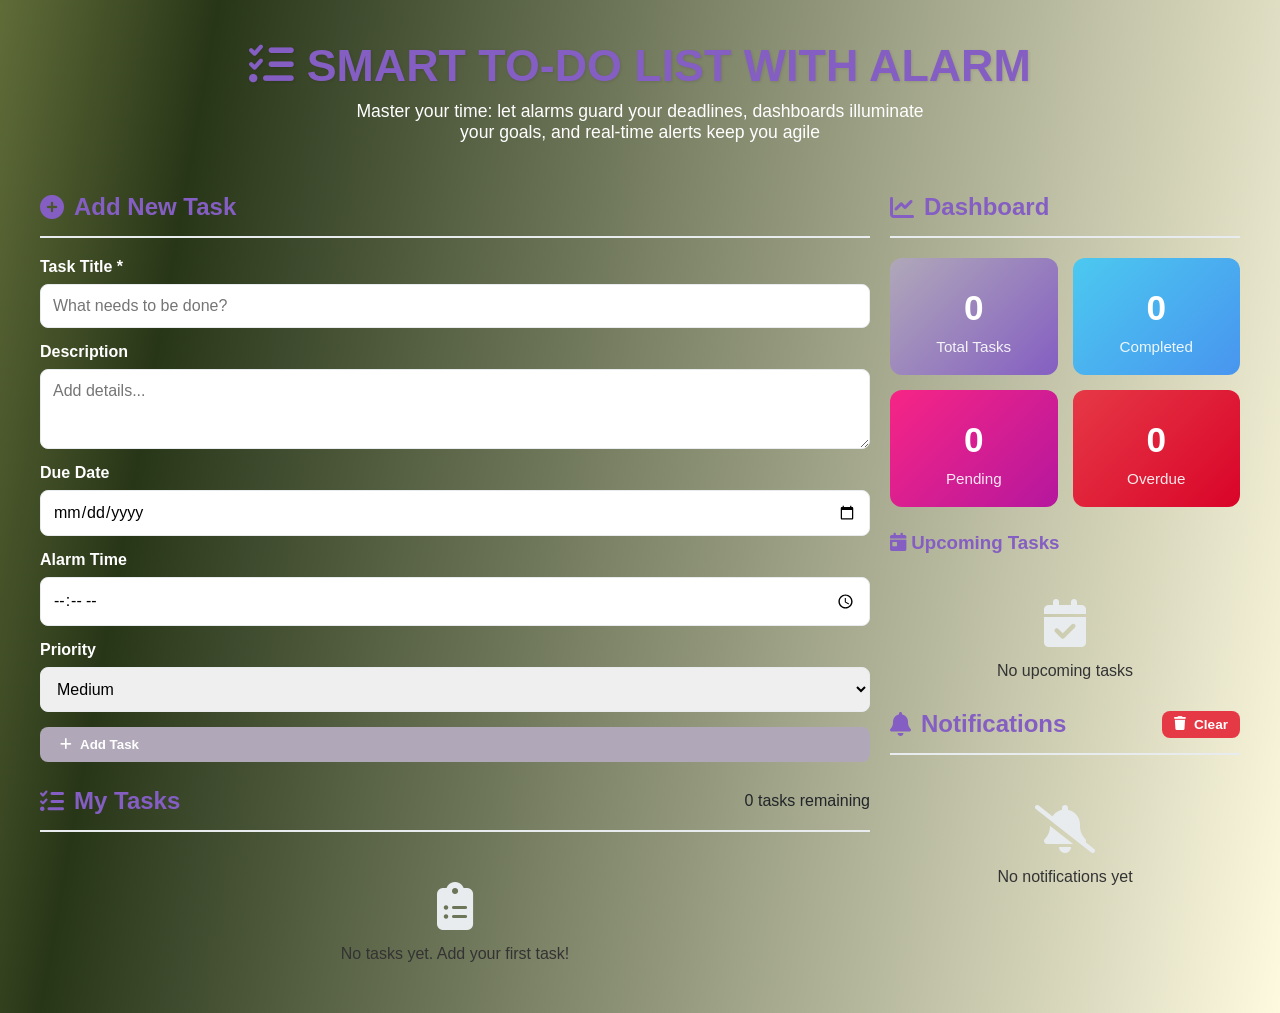
<file: to-do list.html>
<!DOCTYPE html>
<html lang="en">
<head>
    <meta charset="UTF-8">
    <meta name="viewport" content="width=device-width, initial-scale=1.0">
    <title>TO-DO LIST WITH ALARM</title>
    <link rel="stylesheet" href="https://cdnjs.cloudflare.com/ajax/libs/font-awesome/6.4.0/css/all.min.css">
    <style>
        * {
            margin: 0;
            padding: 0;
            box-sizing: border-box;
            font-family: 'Segoe UI', Tahoma, Geneva, Verdana, sans-serif;
        }

        :root {
            --primary: #b0a8b9;
            --secondary: #845ec2;
            --success: #4cc9f0;
            --warning: #f72585;
            --danger: #e63946;
            --dark: #212529;
            --gray: #333;
            --light: #ffffff;
            --light-gray: #e9ecef;
            --card-shadow: 0 4px 20px rgba(0, 0, 0, 0.08);
            --border-radius: 12px;
        }

        body {
            background: linear-gradient(100deg, #606C38 0%, #283618 15%, #FEFAE0 100%, #DDA15E 100%);
            min-height: 100vh;
            padding: 20px;
            color: var(--dark);
        }

        .container {
            max-width: 1200px;
            margin: auto;
        }

        header {
            text-align: center;
            margin-bottom: 30px;
            padding: 20px;
        }

        header h1 {
            font-size: 2.8rem;
            margin-bottom: 10px;
            color: var(--secondary);
            text-shadow: 1px 1px 3px rgba(0,0,0,0.1);
        }

        header p {
            color: var(--light);
            font-size: 1.1rem;
            max-width: 600px;
            margin: 0 auto;
        }

        .app-container {
            display: grid;
            grid-template-columns: 1fr 350px;
            gap: 20px;
        }

        @media (max-width: 900px) {
            .app-container {
                grid-template-columns: 1fr;
            }
        }

        .panel {
            transition: transform 0.3s ease;
        }

        .panel:hover {
            transform: translateY(-5px);
        }

        .panel-header {
            display: flex;
            justify-content: space-between;
            align-items: center;
            margin-bottom: 20px;
            padding-bottom: 15px;
            border-bottom: 2px solid var(--light-gray);
        }

        .panel-header h2 {
            font-size: 1.5rem;
            color: var(--secondary);
            display: flex;
            align-items: center;
            gap: 10px;
        }

        .btn {
            padding: 10px 20px;
            border: none;
            border-radius: 8px;
            cursor: pointer;
            font-weight: 600;
            transition: all 0.2s ease;
            display: inline-flex;
            align-items: center;
            gap: 8px;
        }

        .btn-primary {
            background: var(--primary);
            color: white;
        }

        .btn-primary:hover {
            background: var(--secondary);
            transform: translateY(-2px);
        }

        .btn-danger {
            background: var(--danger);
            color: white;
        }

        .btn-danger:hover {
            opacity: 0.9;
        }

        .btn-sm {
            padding: 6px 12px;
            font-size: 0.85rem;
        }

        /* Todo Form */
        .todo-form {
            display: grid;
            gap: 15px;
            margin-bottom: 25px;
        }

        .form-group {
            display: flex;
            flex-direction: column;
            gap: 8px;
        }

        .form-group label {
            font-weight: 600;
            color: var(--light);
        }

        .form-group input, .form-group textarea, .form-group select {
            padding: 12px;
            border: 1px solid var(--light-gray);
            border-radius: 8px;
            font-size: 1rem;
        }

        .form-group textarea {
            min-height: 80px;
            resize: vertical;
        }

        /* Todo List */
        .todo-list {
            list-style: none;
        }

        .todo-item {
            background: var(--light);
            border-radius: 10px;
            padding: 18px;
            margin-bottom: 15px;
            border-left: 4px solid var(--primary);
            transition: all 0.3s ease;
            position: relative;
        }

        .todo-item.overdue {
            border-left-color: var(--danger);
            background: #fff5f5;
        }

        .todo-item.completed {
            opacity: 15;
            border-left-color: var(--success);
        }

        .todo-item:hover {
            transform: translateX(5px);
            box-shadow: 0 2px 10px rgba(0,0,0,0.1);
        }

        .todo-header {
            display: flex;
            justify-content: space-between;
            align-items: flex-start;
            margin-bottom: 10px;
        }

        .todo-title {
            font-size: 1.2rem;
            font-weight: 700;
            margin-right: 10px;
            flex: 1;
        }

        .todo-item.completed .todo-title {
            text-decoration: line-through;
            color: var(--gray);
        }

        .todo-actions {
            display: flex;
            gap: 8px;
        }

        .todo-meta {
            display: flex;
            gap: 15px;
            color: var(--gray);
            font-size: 0.9rem;
            margin-bottom: 10px;
        }

        .todo-description {
            color: var(--dark);
            line-height: 1.5;
            margin-bottom: 10px;
        }

        .alarm-indicator {
            display: inline-block;
            width: 12px;
            height: 12px;
            border-radius: 50%;
            background: var(--warning);
            margin-right: 5px;
        }

        /* Dashboard */
        .stats-grid {
            display: grid;
            grid-template-columns: repeat(2, 1fr);
            gap: 15px;
            margin-bottom: 25px;
        }

        .stat-card {
            background: linear-gradient(135deg, var(--primary) 0%, var(--secondary) 100%);
            color: white;
            padding: 20px;
            border-radius: var(--border-radius);
            text-align: center;
        }

        .stat-card.danger {
            background: linear-gradient(135deg, #e63946 0%, #d90429 100%);
        }

        .stat-card.warning {
            background: linear-gradient(135deg, #f72585 0%, #b5179e 100%);
        }

        .stat-card.success {
            background: linear-gradient(135deg, #4cc9f0 0%, #4895ef 100%);
        }

        .stat-value {
            font-size: 2.2rem;
            font-weight: 700;
            margin: 10px 0;
        }

        .stat-label {
            font-size: 0.95rem;
            opacity: 0.9;
        }

        .upcoming-tasks {
            margin-top: 20px;
        }

        .upcoming-item {
            padding: 12px;
            background: var(--light);
            border-radius: 8px;
            margin-bottom: 10px;
            display: flex;
            justify-content: space-between;
            align-items: center;
        }

        /* Notifications */
        .notification {
            background: white;
            border-left: 4px solid var(--warning);
            padding: 15px;
            margin-bottom: 15px;
            border-radius: 0 8px 8px 0;
            box-shadow: 0 2px 5px rgba(0,0,0,0.05);
            animation: fadeIn 0.5s ease;
        }

        @keyframes fadeIn {
            from { opacity: 0; transform: translateY(10px); }
            to { opacity: 1; transform: translateY(0); }
        }

        .notification-header {
            display: flex;
            justify-content: space-between;
            margin-bottom: 8px;
        }

        .notification-time {
            font-size: 0.8rem;
            color: var(--gray);
        }

        .notification-content {
            line-height: 1.4;
        }

        .empty-state {
            text-align: center;
            padding: 30px;
            color: var(--gray);
        }

        .empty-state i {
            font-size: 3rem;
            margin-bottom: 15px;
            color: var(--light-gray);
        }

        /* Responsive adjustments */
        @media (max-width: 600px) {
            .stats-grid {
                grid-template-columns: 1fr;
            }
            
            .app-container {
                padding: 0 10px;
            }
            
            header h1 {
                font-size: 2.2rem;
            }
        }
    </style>
</head>
<body>
    <div class="container">
        <header>
            <h1><i class="fas fa-tasks"></i> SMART TO-DO LIST WITH ALARM</h1>
            <p>Master your time: let alarms guard your deadlines, dashboards illuminate your goals, and real-time alerts keep you agile</p>
        </header>

        <div class="app-container">
            <!-- Main Content -->
            <div class="main-content">
                <div class="panel">
                    <div class="panel-header">
                        <h2><i class="fas fa-plus-circle"></i> Add New Task</h2>
                    </div>
                    <form id="todo-form" class="todo-form">
                        <div class="form-group">
                            <label for="title">Task Title *</label>
                            <input type="text" id="title" placeholder="What needs to be done?" required>
                        </div>
                        <div class="form-group">
                            <label for="description">Description</label>
                            <textarea id="description" placeholder="Add details..."></textarea>
                        </div>
                        <div class="form-group">
                            <label for="due-date">Due Date</label>
                            <input type="date" id="due-date">
                        </div>
                        <div class="form-group">
                            <label for="alarm-time">Alarm Time</label>
                            <input type="time" id="alarm-time">
                        </div>
                        <div class="form-group">
                            <label for="priority">Priority</label>
                            <select id="priority">
                                <option value="low">Low</option>
                                <option value="medium" selected>Medium</option>
                                <option value="high">High</option>
                            </select>
                        </div>
                        <button type="submit" class="btn btn-primary">
                            <i class="fas fa-plus"></i> Add Task
                        </button>
                    </form>
                </div>

                <div class="panel">
                    <div class="panel-header">
                        <h2><i class="fas fa-list-check"></i> My Tasks</h2>
                        <span id="task-count">0 tasks</span>
                    </div>
                    <ul id="todo-list" class="todo-list">
                        <!-- Tasks will be added here dynamically -->
                    </ul>
                </div>
            </div>

            <!-- Sidebar -->
            <div class="sidebar">
                <div class="panel">
                    <div class="panel-header">
                        <h2><i class="fas fa-chart-line"></i> Dashboard</h2>
                    </div>
                    <div class="stats-grid">
                        <div class="stat-card">
                            <div class="stat-value" id="total-tasks">0</div>
                            <div class="stat-label">Total Tasks</div>
                        </div>
                        <div class="stat-card success">
                            <div class="stat-value" id="completed-tasks">0</div>
                            <div class="stat-label">Completed</div>
                        </div>
                        <div class="stat-card warning">
                            <div class="stat-value" id="pending-tasks">0</div>
                            <div class="stat-label">Pending</div>
                        </div>
                        <div class="stat-card danger">
                            <div class="stat-value" id="overdue-tasks">0</div>
                            <div class="stat-label">Overdue</div>
                        </div>
                    </div>
                    
                    <div class="upcoming-tasks">
                        <h3 style="margin-bottom: 15px; color: var(--secondary);"><i class="fas fa-calendar-day"></i> Upcoming Tasks</h3>
                        <div id="upcoming-list">
                            <div class="empty-state">
                                <i class="fas fa-calendar-check"></i>
                                <p>No upcoming tasks</p>
                            </div>
                        </div>
                    </div>
                </div>

                <div class="panel">
                    <div class="panel-header">
                        <h2><i class="fas fa-bell"></i> Notifications</h2>
                        <button id="clear-notifications" class="btn btn-sm btn-danger">
                            <i class="fas fa-trash"></i> Clear
                        </button>
                    </div>
                    <div id="notifications-container">
                        <div class="empty-state">
                            <i class="fas fa-bell-slash"></i>
                            <p>No notifications yet</p>
                        </div>
                    </div>
                </div>
            </div>
        </div>
    </div>

    <script>
        // Task management system
        class TodoApp {
            constructor() {
                this.tasks = JSON.parse(localStorage.getItem('tasks')) || [];
                this.notifications = JSON.parse(localStorage.getItem('notifications')) || [];
                this.alarmTimeouts = [];
                this.init();
            }

            init() {
                this.renderTasks();
                this.renderDashboard();
                this.renderNotifications();
                this.setupEventListeners();
                this.startAlarmSystem();
                this.updateTaskCount();
            }

            setupEventListeners() {
                // Form submission
                document.getElementById('todo-form').addEventListener('submit', (e) => {
                    e.preventDefault();
                    this.addTask();
                });

                // Clear notifications
                document.getElementById('clear-notifications').addEventListener('click', () => {
                    this.clearNotifications();
                });
            }

            addTask() {
                const title = document.getElementById('title').value;
                const description = document.getElementById('description').value;
                const dueDate = document.getElementById('due-date').value;
                const alarmTime = document.getElementById('alarm-time').value;
                const priority = document.getElementById('priority').value;

                if (!title.trim()) return;

                let alarmDateTime = null;
                if (dueDate && alarmTime) {
                    alarmDateTime = new Date(`${dueDate}T${alarmTime}`);
                } else if (dueDate) {
                    // Default to 9 AM on due date if only date is provided
                    alarmDateTime = new Date(`${dueDate}T09:00`);
                }

                const newTask = {
                    id: Date.now(),
                    title,
                    description,
                    dueDate: dueDate || null,
                    alarmTime: alarmDateTime ? alarmDateTime.toISOString() : null,
                    priority,
                    completed: false,
                    createdAt: new Date().toISOString()
                };

                this.tasks.push(newTask);
                this.saveTasks();
                this.renderTasks();
                this.renderDashboard();
                this.updateTaskCount();
                
                // Reset form
                document.getElementById('todo-form').reset();
                
                // Show notification
                this.addNotification(`New task added: "${title}"`);
                
                // Set alarm if applicable
                if (alarmDateTime) {
                    this.scheduleAlarm(newTask);
                }
            }

            toggleTaskCompletion(id) {
                const task = this.tasks.find(t => t.id === id);
                if (task) {
                    task.completed = !task.completed;
                    this.saveTasks();
                    this.renderTasks();
                    this.renderDashboard();
                    this.updateTaskCount();
                    
                    if (task.completed) {
                        this.addNotification(`Task completed: "${task.title}"`);
                        // Cancel any pending alarms for this task
                        this.cancelAlarm(id);
                    }
                }
            }

            deleteTask(id) {
                this.tasks = this.tasks.filter(t => t.id !== id);
                this.saveTasks();
                this.renderTasks();
                this.renderDashboard();
                this.updateTaskCount();
                this.addNotification('Task deleted');
                // Cancel any pending alarms
                this.cancelAlarm(id);
            }

            saveTasks() {
                localStorage.setItem('tasks', JSON.stringify(this.tasks));
            }

            renderTasks() {
                const todoList = document.getElementById('todo-list');
                if (this.tasks.length === 0) {
                    todoList.innerHTML = `
                        <div class="empty-state">
                            <i class="fas fa-clipboard-list"></i>
                            <p>No tasks yet. Add your first task!</p>
                        </div>
                    `;
                    return;
                }

                // Sort tasks: incomplete first, then by due date
                const sortedTasks = [...this.tasks].sort((a, b) => {
                    if (a.completed !== b.completed) {
                        return a.completed ? 1 : -1;
                    }
                    if (a.dueDate && b.dueDate) {
                        return new Date(a.dueDate) - new Date(b.dueDate);
                    }
                    return a.dueDate ? -1 : 1;
                });

                todoList.innerHTML = sortedTasks.map(task => {
                    const isOverdue = !task.completed && task.dueDate && new Date(task.dueDate) < new Date();
                    const dueDateStr = task.dueDate ? new Date(task.dueDate).toLocaleDateString() : 'No due date';
                    const alarmStr = task.alarmTime ? new Date(task.alarmTime).toLocaleTimeString([], {hour: '2-digit', minute:'2-digit'}) : '';
                    
                    return `
                        <li class="todo-item ${task.completed ? 'completed' : ''} ${isOverdue ? 'overdue' : ''}">
                            <div class="todo-header">
                                <div class="todo-title">${this.escapeHtml(task.title)}</div>
                                <div class="todo-actions">
                                    <button class="btn btn-sm ${task.completed ? 'btn-primary' : 'btn-success'}" 
                                            onclick="app.toggleTaskCompletion(${task.id})">
                                        ${task.completed ? '<i class="fas fa-undo"></i>' : '<i class="fas fa-check"></i>'}
                                    </button>
                                    <button class="btn btn-sm btn-danger" 
                                            onclick="app.deleteTask(${task.id})">
                                        <i class="fas fa-trash"></i>
                                    </button>
                                </div>
                            </div>
                            ${task.description ? `<div class="todo-description">${this.escapeHtml(task.description)}</div>` : ''}
                            <div class="todo-meta">
                                <span><i class="fas fa-calendar-day"></i> ${dueDateStr}</span>
                                ${alarmStr ? `<span><i class="fas fa-bell"></i> ${alarmStr}</span>` : ''}
                                <span><i class="fas fa-flag"></i> ${task.priority.charAt(0).toUpperCase() + task.priority.slice(1)}</span>
                            </div>
                        </li>
                    `;
                }).join('');
            }

            renderDashboard() {
                const now = new Date();
                const completed = this.tasks.filter(t => t.completed).length;
                const pending = this.tasks.filter(t => !t.completed).length;
                const overdue = this.tasks.filter(t => 
                    !t.completed && t.dueDate && new Date(t.dueDate) < now
                ).length;

                document.getElementById('total-tasks').textContent = this.tasks.length;
                document.getElementById('completed-tasks').textContent = completed;
                document.getElementById('pending-tasks').textContent = pending;
                document.getElementById('overdue-tasks').textContent = overdue;

                // Render upcoming tasks (next 7 days)
                const upcomingList = document.getElementById('upcoming-list');
                const upcomingTasks = this.tasks
                    .filter(t => !t.completed && t.dueDate)
                    .sort((a, b) => new Date(a.dueDate) - new Date(b.dueDate))
                    .slice(0, 5);

                if (upcomingTasks.length === 0) {
                    upcomingList.innerHTML = `
                        <div class="empty-state">
                            <i class="fas fa-calendar-check"></i>
                            <p>No upcoming tasks</p>
                        </div>
                    `;
                } else {
                    upcomingList.innerHTML = upcomingTasks.map(task => `
                        <div class="upcoming-item">
                            <div>
                                <div style="font-weight: 600;">${this.escapeHtml(task.title)}</div>
                                <div style="font-size: 0.85rem; color: var(--gray);">
                                    ${new Date(task.dueDate).toLocaleDateString()}
                                </div>
                            </div>
                            <span class="priority-${task.priority}">${task.priority}</span>
                        </div>
                    `).join('');
                }
            }

            renderNotifications() {
                const container = document.getElementById('notifications-container');
                if (this.notifications.length === 0) {
                    container.innerHTML = `
                        <div class="empty-state">
                            <i class="fas fa-bell-slash"></i>
                            <p>No notifications yet</p>
                        </div>
                    `;
                    return;
                }

                container.innerHTML = this.notifications.map(note => `
                    <div class="notification">
                        <div class="notification-header">
                            <strong>Alert</strong>
                            <span class="notification-time">${new Date(note.timestamp).toLocaleTimeString()}</span>
                        </div>
                        <div class="notification-content">${this.escapeHtml(note.message)}</div>
                    </div>
                `).join('');
            }

            addNotification(message) {
                const notification = {
                    id: Date.now(),
                    message,
                    timestamp: new Date().toISOString()
                };
                this.notifications.unshift(notification);
                // Keep only last 10 notifications
                if (this.notifications.length > 10) {
                    this.notifications.pop();
                }
                localStorage.setItem('notifications', JSON.stringify(this.notifications));
                this.renderNotifications();
            }

            clearNotifications() {
                this.notifications = [];
                localStorage.removeItem('notifications');
                this.renderNotifications();
            }

            updateTaskCount() {
                const count = this.tasks.filter(t => !t.completed).length;
                document.getElementById('task-count').textContent = 
                    `${count} ${count === 1 ? 'task' : 'tasks'} remaining`;
            }

            startAlarmSystem() {
                // Clear any existing timeouts
                this.alarmTimeouts.forEach(timeout => clearTimeout(timeout));
                this.alarmTimeouts = [];

                // Schedule alarms for all uncompleted tasks with alarm times
                this.tasks.forEach(task => {
                    if (!task.completed && task.alarmTime) {
                        this.scheduleAlarm(task);
                    }
                });
            }

            scheduleAlarm(task) {
                const alarmTime = new Date(task.alarmTime);
                const now = new Date();
                
                if (alarmTime > now) {
                    const timeout = setTimeout(() => {
                        this.triggerAlarm(task);
                    }, alarmTime - now);
                    
                    this.alarmTimeouts.push(timeout);
                }
            }

            triggerAlarm(task) {
                // Only trigger if task is not completed
                if (!task.completed) {
                    const message = `⏰ Alarm! Task "${task.title}" is due!`;
                    this.addNotification(message);
                    
                    // Browser notification if supported
                    if ('Notification' in window) {
                        if (Notification.permission === 'granted') {
                            new Notification('Task Alarm', { body: message });
                        } else if (Notification.permission !== 'denied') {
                            Notification.requestPermission().then(permission => {
                                if (permission === 'granted') {
                                    new Notification('Task Alarm', { body: message });
                                }
                            });
                        }
                    }
                }
            }

            cancelAlarm(taskId) {
                // Find and remove the timeout for this task
                const task = this.tasks.find(t => t.id === taskId);
                if (task && task.alarmTime) {
                    // We can't directly cancel specific timeouts, so we'll rely on the check in triggerAlarm
                    // In a production app, we'd maintain a map of task IDs to timeout IDs
                }
            }

            escapeHtml(text) {
                const div = document.createElement('div');
                div.textContent = text;
                return div.innerHTML;
            }
        }

        // Initialize the app when the page loads
        document.addEventListener('DOMContentLoaded', () => {
            window.app = new TodoApp();
        });
    </script>
</body>
</file>
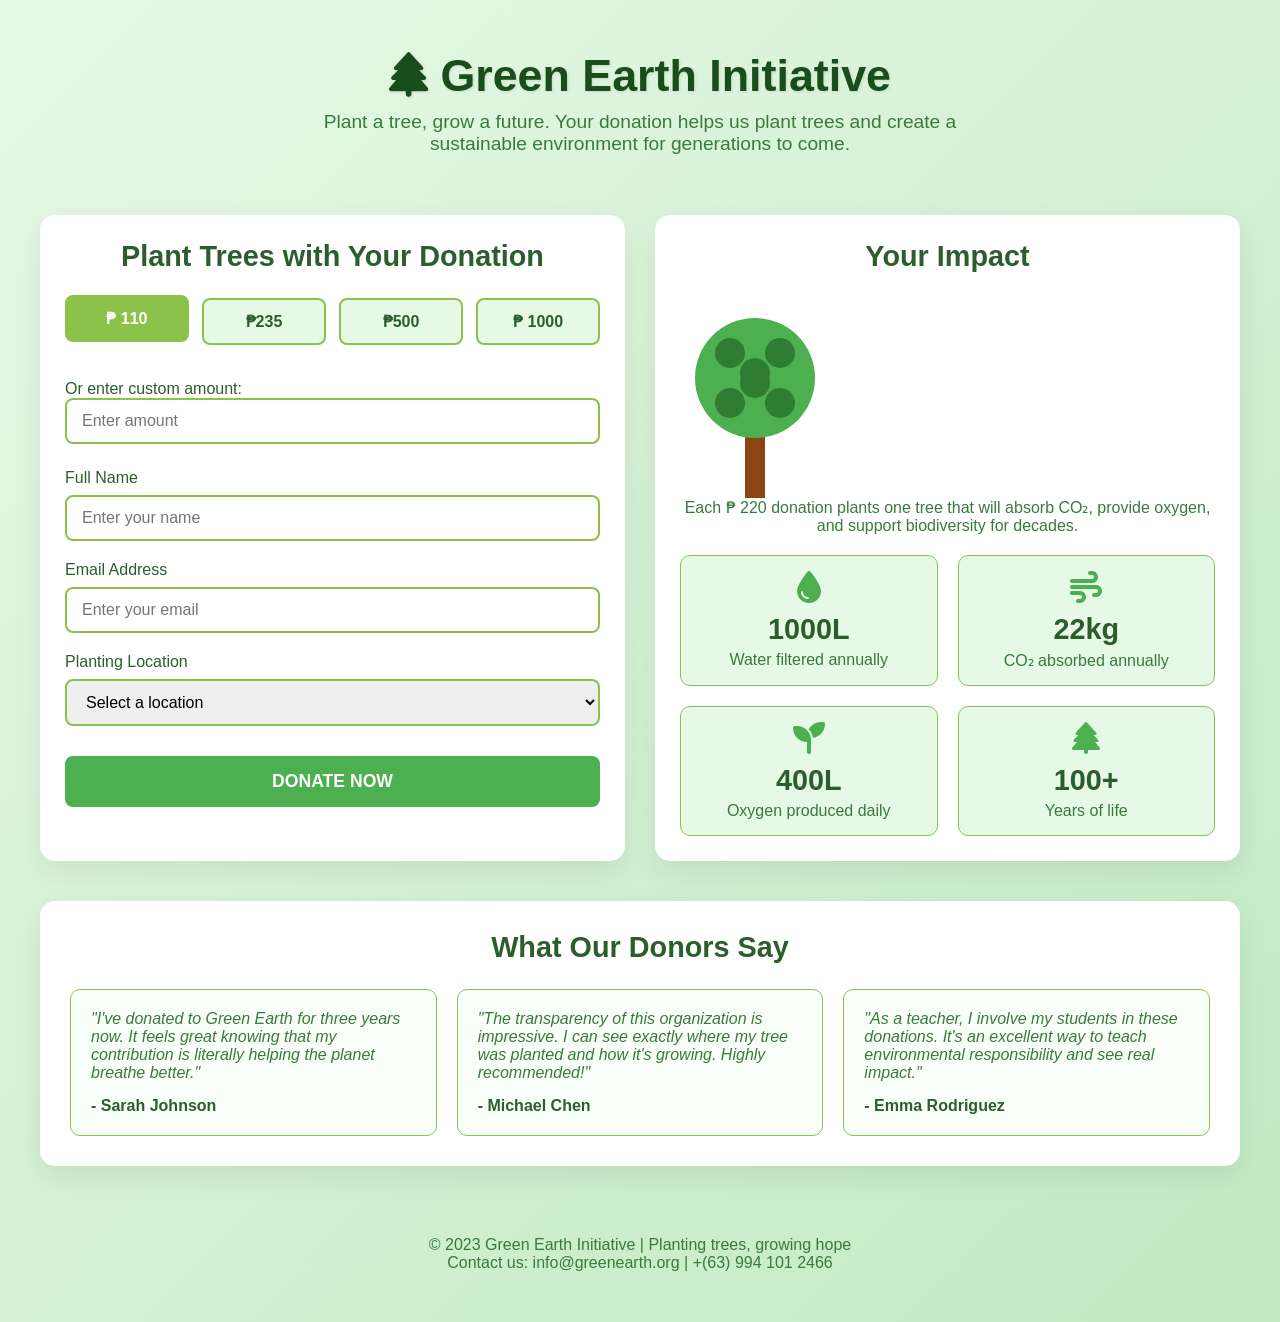
<file: tree planting donation.html>
<!DOCTYPE html>
<html lang="en">
<head>
    <meta charset="UTF-8">
    <meta name="viewport" content="width=device-width, initial-scale=1.0">
    <title>Green Earth - Tree Planting Donation System</title>
    <link rel="stylesheet" href="https://cdnjs.cloudflare.com/ajax/libs/font-awesome/6.4.0/css/all.min.css">
    <style>
        * {
            margin: 0;
            padding: 0;
            box-sizing: border-box;
            font-family: 'Segoe UI', Tahoma, Geneva, Verdana, sans-serif;
        }

        body {
            background: linear-gradient(135deg, #e6f9e6, #c2e9c2);
            color: #2c5e2d;
            min-height: 100vh;
            padding: 20px;
        }

        .container {
            max-width: 1200px;
            margin: 0 auto;
        }

        header {
            text-align: center;
            padding: 30px 0;
            margin-bottom: 30px;
        }

        header h1 {
            font-size: 2.8rem;
            margin-bottom: 10px;
            color: #1a4d1c;
            text-shadow: 1px 1px 3px rgba(0,0,0,0.1);
        }

        header p {
            font-size: 1.2rem;
            max-width: 700px;
            margin: 0 auto;
            color: #3a7a3c;
        }

        .main-content {
            display: flex;
            flex-wrap: wrap;
            gap: 30px;
            margin-bottom: 40px;
        }

        .donation-section {
            flex: 1;
            min-width: 300px;
            background: white;
            border-radius: 15px;
            padding: 25px;
            box-shadow: 0 10px 30px rgba(0,0,0,0.08);
        }

        .donation-section h2 {
            text-align: center;
            margin-bottom: 25px;
            color: #2c5e2d;
            font-size: 1.8rem;
        }

        .amount-selection {
            display: flex;
            justify-content: space-between;
            margin-bottom: 25px;
            flex-wrap: wrap;
        }

        .amount-btn {
            background: #e6f9e6;
            border: 2px solid #8bc34a;
            border-radius: 8px;
            padding: 12px 15px;
            cursor: pointer;
            font-weight: bold;
            transition: all 0.3s ease;
            width: calc(25% - 10px);
            text-align: center;
            margin-bottom: 10px;
        }

        .amount-btn:hover, .amount-btn.active {
            background: #8bc34a;
            color: white;
            transform: translateY(-3px);
        }

        .custom-amount {
            width: 100%;
            margin-bottom: 25px;
        }

        .custom-amount input {
            width: 100%;
            padding: 12px 15px;
            border: 2px solid #8bc34a;
            border-radius: 8px;
            font-size: 1rem;
        }

        .form-group {
            margin-bottom: 20px;
        }

        .form-group label {
            display: block;
            margin-bottom: 8px;
            font-weight: 500;
        }

        .form-group input, .form-group select {
            width: 100%;
            padding: 12px 15px;
            border: 2px solid #8bc34a;
            border-radius: 8px;
            font-size: 1rem;
        }

        .donate-btn {
            background: #4caf50;
            color: white;
            border: none;
            padding: 15px;
            width: 100%;
            border-radius: 8px;
            font-size: 1.1rem;
            font-weight: bold;
            cursor: pointer;
            transition: background 0.3s;
            margin-top: 10px;
        }

        .donate-btn:hover {
            background: #3d8b40;
        }

        .impact-section {
            flex: 1;
            min-width: 300px;
            background: white;
            border-radius: 15px;
            padding: 25px;
            box-shadow: 0 10px 30px rgba(0,0,0,0.08);
        }

        .impact-section h2 {
            text-align: center;
            margin-bottom: 25px;
            color: #2c5e2d;
            font-size: 1.8rem;
        }

        .tree-visualization {
            display: flex;
            justify-content: center;
            margin: 30px 0;
        }

        .tree {
            position: relative;
            width: 150px;
            height: 200px;
        }

        .trunk {
            position: absolute;
            bottom: 0;
            left: 50%;
            transform: translateX(-50%);
            width: 20px;
            height: 80px;
            background: #8B4513;
            z-index: 1;
        }

        .leaves {
            position: absolute;
            bottom: 60px;
            left: 50%;
            transform: translateX(-50%);
            width: 120px;
            height: 120px;
            background: #4CAF50;
            border-radius: 50%;
            z-index: 2;
            display: flex;
            justify-content: center;
            align-items: center;
        }

        .leaf {
            position: absolute;
            width: 30px;
            height: 30px;
            background: #2E7D32;
            border-radius: 50%;
        }

        .leaf:nth-child(1) { top: 20px; left: 20px; }
        .leaf:nth-child(2) { top: 20px; right: 20px; }
        .leaf:nth-child(3) { bottom: 20px; left: 20px; }
        .leaf:nth-child(4) { bottom: 20px; right: 20px; }
        .leaf:nth-child(5) { top: 40px; left: 50%; transform: translateX(-50%); }
        .leaf:nth-child(6) { bottom: 40px; left: 50%; transform: translateX(-50%); }

        .stats {
            display: grid;
            grid-template-columns: repeat(2, 1fr);
            gap: 20px;
            margin-top: 20px;
        }

        .stat-card {
            background: #e6f9e6;
            border-radius: 10px;
            padding: 15px;
            text-align: center;
            border: 1px solid #8bc34a;
        }

        .stat-card i {
            font-size: 2rem;
            color: #4CAF50;
            margin-bottom: 10px;
        }

        .stat-card h3 {
            font-size: 1.8rem;
            color: #2c5e2d;
            margin-bottom: 5px;
        }

        .stat-card p {
            color: #3a7a3c;
        }

        .testimonials {
            background: white;
            border-radius: 15px;
            padding: 30px;
            margin-top: 20px;
            box-shadow: 0 10px 30px rgba(0,0,0,0.08);
        }

        .testimonials h2 {
            text-align: center;
            margin-bottom: 25px;
            color: #2c5e2d;
            font-size: 1.8rem;
        }

        .testimonial-cards {
            display: flex;
            flex-wrap: wrap;
            gap: 20px;
            justify-content: center;
        }

        .testimonial-card {
            background: #f8fff8;
            border-radius: 10px;
            padding: 20px;
            flex: 1;
            min-width: 250px;
            border: 1px solid #8bc34a;
        }

        .testimonial-card p {
            font-style: italic;
            margin-bottom: 15px;
            color: #3a7a3c;
        }

        .testimonial-card .author {
            font-weight: bold;
            color: #2c5e2d;
        }

        footer {
            text-align: center;
            padding: 30px 0;
            margin-top: 40px;
            color: #3a7a3c;
        }

        @media (max-width: 768px) {
            .main-content {
                flex-direction: column;
            }
            
            .amount-btn {
                width: calc(50% - 10px);
            }
            
            .stats {
                grid-template-columns: 1fr;
            }
        }
    </style>
</head>
<body>
    <div class="container">
        <header>
            <h1><i class="fas fa-tree"></i> Green Earth Initiative</h1>
            <p>Plant a tree, grow a future. Your donation helps us plant trees and create a sustainable environment for generations to come.</p>
        </header>

        <div class="main-content">
            <div class="donation-section">
                <h2>Plant Trees with Your Donation</h2>
                
                <div class="amount-selection">
                    <div class="amount-btn active">₱ 110</div>
                    <div class="amount-btn">₱235</div>
                    <div class="amount-btn">₱500</div>
                    <div class="amount-btn">₱ 1000</div>
                </div>
                
                <div class="custom-amount">
                    <label for="custom-amount">Or enter custom amount:</label>
                    <input type="number" id="custom-amount" placeholder="Enter amount" min="1">
                </div>
                
                <div class="form-group">
                    <label for="name">Full Name</label>
                    <input type="text" id="name" placeholder="Enter your name">
                </div>
                
                <div class="form-group">
                    <label for="email">Email Address</label>
                    <input type="email" id="email" placeholder="Enter your email">
                </div>
                
                <div class="form-group">
                    <label for="location">Planting Location</label>
                    <select id="location">
                        <option value="">Select a location</option>
                        <option value="north-america">Nasugbu batangas</option>
                        <option value="south-america">Calatagan batangas</option>
                        <option value="europe">tuy batangas</option>
                        <option value="africa">lian batangas</option>
                        <option value="asia">taal batangas</option>
                        <option value="oceania">balayan batangas</option>
                    </select>
                </div>
                
                <button class="donate-btn">DONATE NOW</button>
            </div>
            
            <div class="impact-section">
                <h2>Your Impact</h2>
                
                <div class="tree-animation">
                    <div class="tree">
                        <div class="trunk"></div>
                        <div class="leaves">
                            <div class="leaf"></div>
                            <div class="leaf"></div>
                            <div class="leaf"></div>
                            <div class="leaf"></div>
                            <div class="leaf"></div>
                            <div class="leaf"></div>
                        </div>
                    </div>
                </div>
                
                <p style="text-align: center; margin-bottom: 20px; color: #3a7a3c;">
                    Each ₱ 220 donation plants one tree that will absorb CO₂, provide oxygen, and support biodiversity for decades.
                </p>
                
                <div class="stats">
                    <div class="stat-card">
                        <i class="fas fa-tint"></i>
                        <h3>1000L</h3>
                        <p>Water filtered annually</p>
                    </div>
                    <div class="stat-card">
                        <i class="fas fa-wind"></i>
                        <h3>22kg</h3>
                        <p>CO₂ absorbed annually</p>
                    </div>
                    <div class="stat-card">
                        <i class="fas fa-seedling"></i>
                        <h3>400L</h3>
                        <p>Oxygen produced daily</p>
                    </div>
                    <div class="stat-card">
                        <i class="fas fa-tree"></i>
                        <h3>100+</h3>
                        <p>Years of life</p>
                    </div>
                </div>
            </div>
        </div>
        
        <div class="testimonials">
            <h2>What Our Donors Say</h2>
            <div class="testimonial-cards">
                <div class="testimonial-card">
                    <p>"I've donated to Green Earth for three years now. It feels great knowing that my contribution is literally helping the planet breathe better."</p>
                    <div class="author">- Sarah Johnson</div>
                </div>
                <div class="testimonial-card">
                    <p>"The transparency of this organization is impressive. I can see exactly where my tree was planted and how it's growing. Highly recommended!"</p>
                    <div class="author">- Michael Chen</div>
                </div>
                <div class="testimonial-card">
                    <p>"As a teacher, I involve my students in these donations. It's an excellent way to teach environmental responsibility and see real impact."</p>
                    <div class="author">- Emma Rodriguez</div>
                </div>
            </div>
        </div>
        
        <footer>
            <p>© 2023 Green Earth Initiative | Planting trees, growing hope</p>
            <p>Contact us: info@greenearth.org | +(63) 994 101 2466</p>
        </footer>
    </div>

    <script>
        // Simple interactivity for the donation buttons
        document.querySelectorAll('.amount-btn').forEach(button => {
            button.addEventListener('click', function() {
                // Remove active class from all buttons
                document.querySelectorAll('.amount-btn').forEach(btn => {
                    btn.classList.remove('active');
                });
                
                // Add active class to clicked button
                this.classList.add('active');
                
                // Update custom amount field with selected value
                const amount = this.textContent.replace('$', '');
                document.getElementById('custom-amount').value = amount;
            });
        });
        
        // Add hover effect to donate button
        const donateBtn = document.querySelector('.donate-btn');
        donateBtn.addEventListener('mouseenter', function() {
            this.style.transform = 'scale(1.02)';
        });
        donateBtn.addEventListener('mouseleave', function() {
            this.style.transform = 'scale(1)';
        });
    </script>
</body>
</html>
</file>
